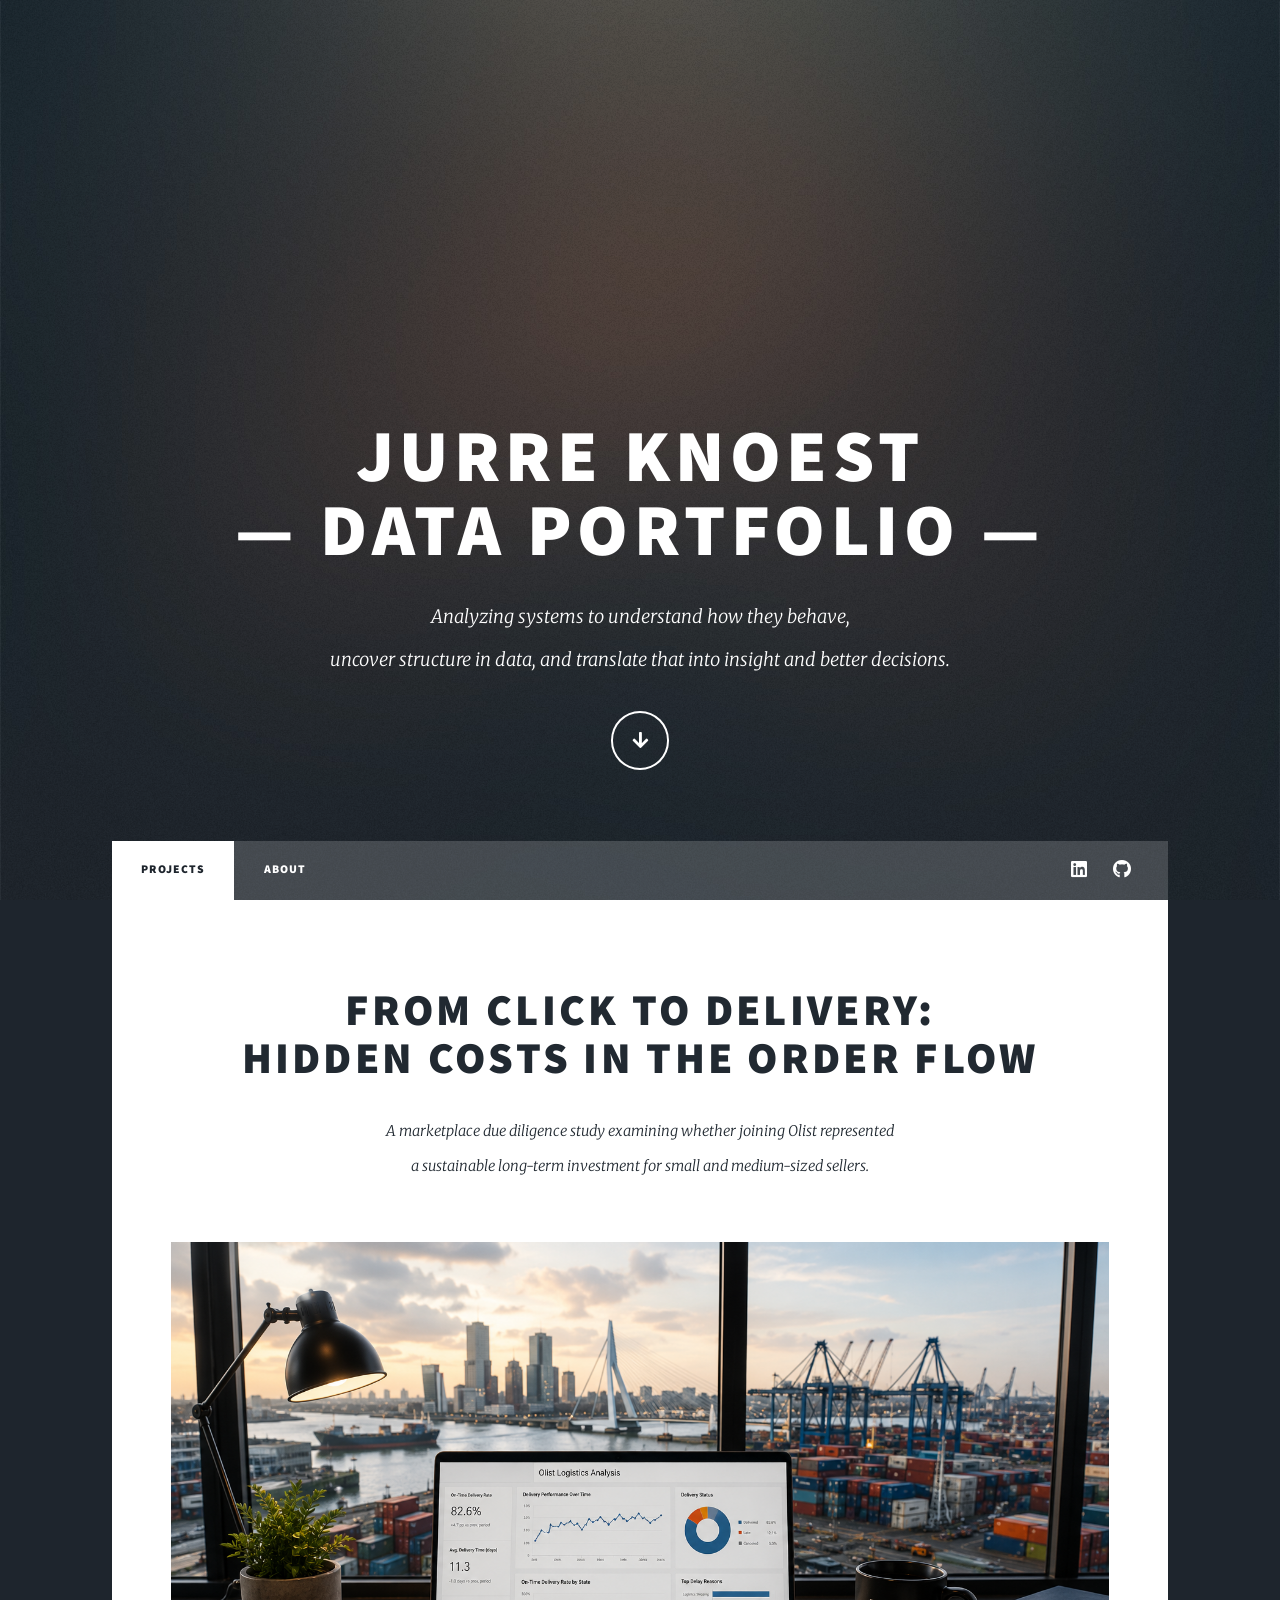
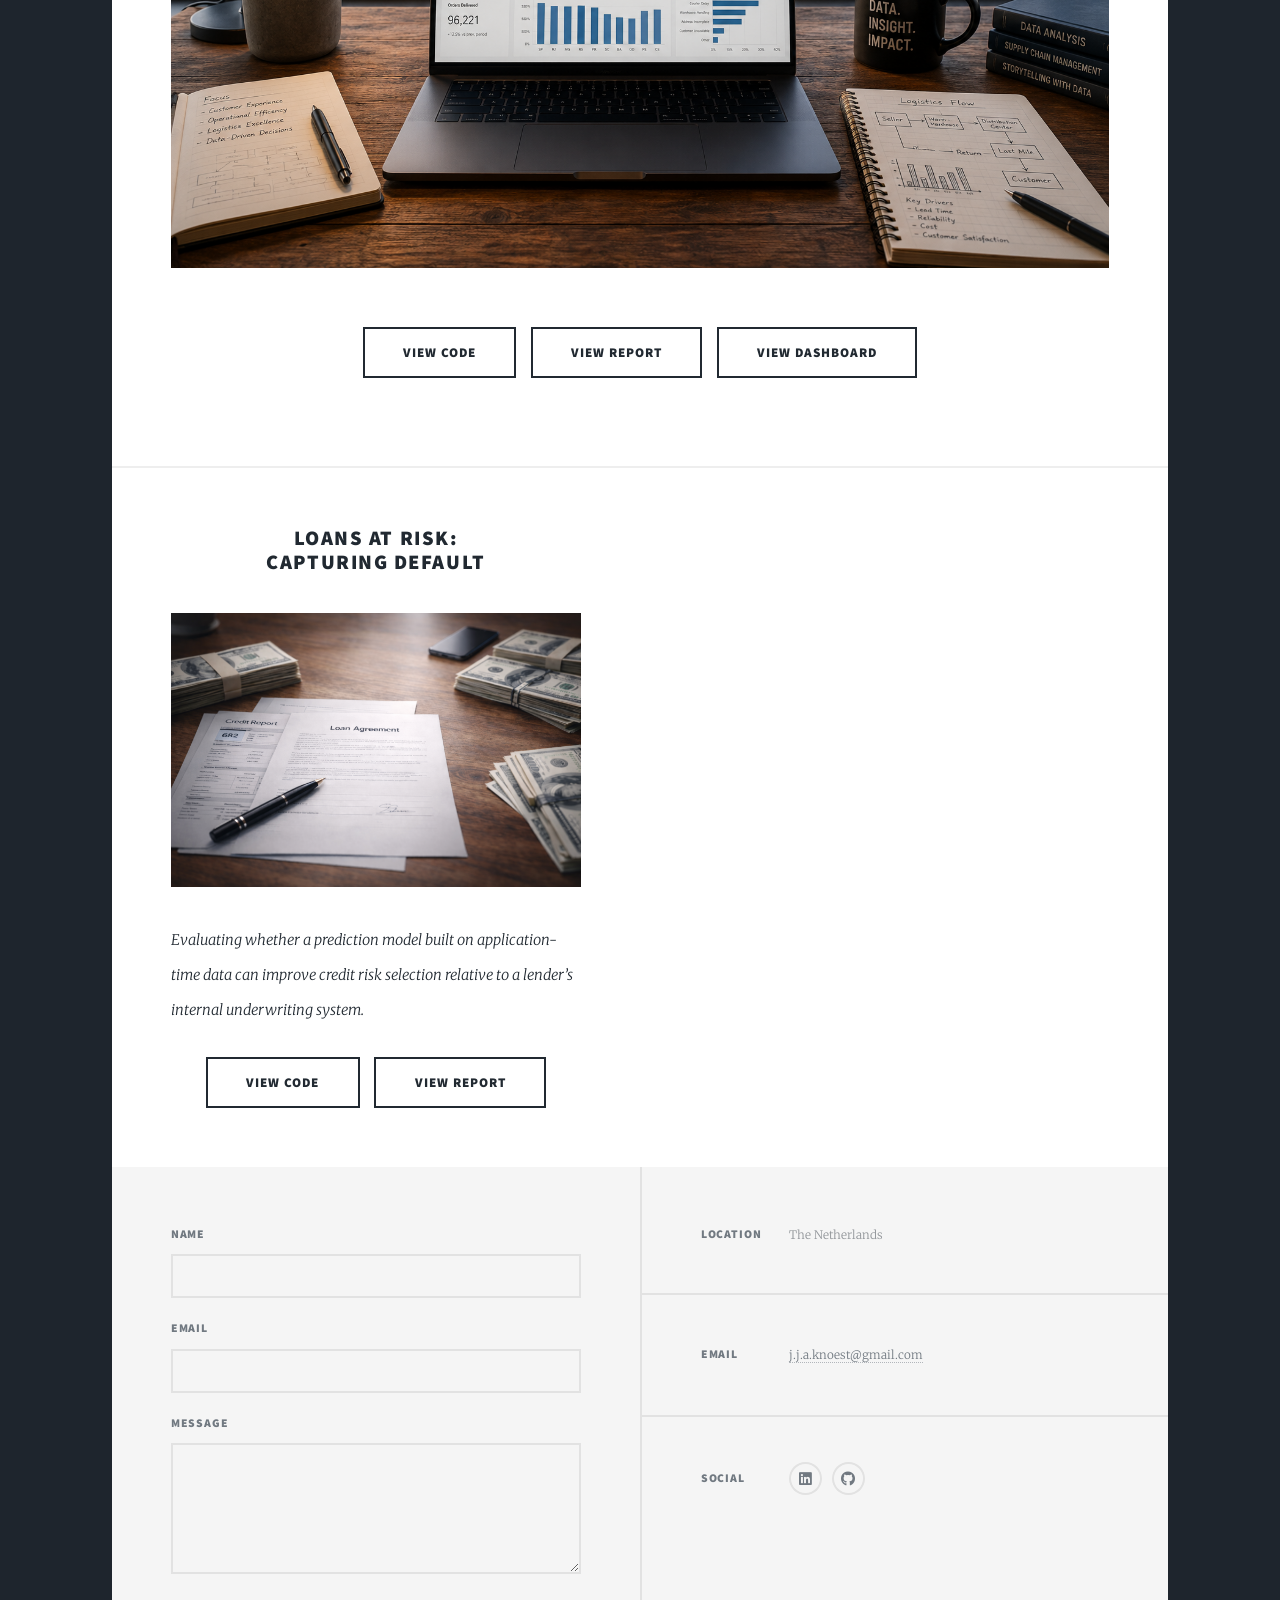
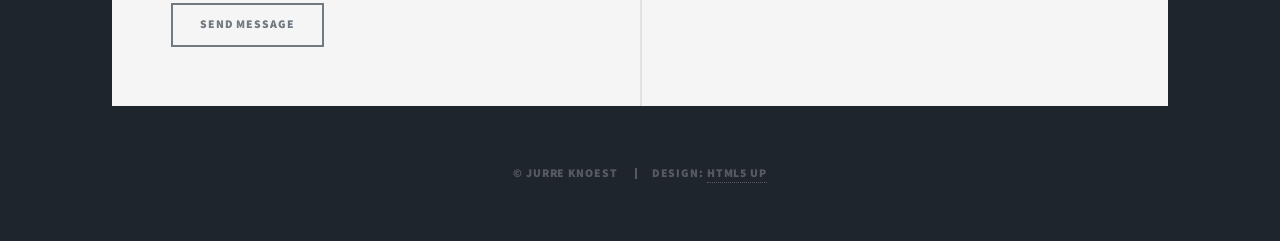
<file: index.html>
<!DOCTYPE HTML>
<!--
	Massively by HTML5 UP
	html5up.net | @ajlkn
	Free for personal and commercial use under the CCA 3.0 license (html5up.net/license)
-->
<html>
	<head>
		<title>Jurre Knoest Data Portfolio</title>
		<meta charset="utf-8" />
		<meta name="viewport" content="width=device-width, initial-scale=1, user-scalable=no" />
		<link rel="stylesheet" href="assets/css/main.css" />
		<noscript><link rel="stylesheet" href="assets/css/noscript.css" /></noscript>
	</head>
	<body class="is-preload">

		<!-- Wrapper -->
		<div id="wrapper" class="fade-in">

			<!-- Intro -->
			<div id="intro">
				<h1>Jurre Knoest<br />
				— Data Portfolio —</h1>
				<p>
					Analyzing systems to understand how they behave,<br />
					uncover structure in data, and translate that into insight and better decisions.
				</p>
				<ul class="actions">
					<li>
						<a href="#header" class="button icon solid solo fa-arrow-down scrolly">
							Continue
						</a>
					</li>
				</ul>
			</div>

			<!-- Header -->
			<header id="header">
				<a href="index.html" class="logo">Jurre Knoest</a>
			</header>

			<!-- Nav -->
			<nav id="nav">
				<ul class="links">
					<li class="active"><a href="index.html">Projects</a></li>
					<li><a href="generic.html">About</a></li>
				</ul>
				<ul class="icons">
					<li><a href="https://www.linkedin.com/in/jurre-knoest/" class="icon brands alt fa-linkedin"><span class="label">LinkedIn</span></a></li>
					<li><a href="https://github.com/Mister-Sippi" class="icon brands alt fa-github"><span class="label">GitHub</span></a></li>
				</ul>
			</nav>

			<!-- Main -->
			<div id="main">

				<!-- Featured Post -->
				<article class="post featured">
					<header class="major">
						<h2 class="olist-title"><a href="#">From Click to Delivery:<br />
						Hidden Costs in the Order Flow</a></h2>
						<p> <em></em>
							A marketplace due diligence study examining whether joining Olist represented <br /> a sustainable long-term
							investment for small and medium-sized sellers.
						</em></p>
					</header>
					<a href="#" class="image main">
						<img src="images/from_click_to_delivery.png" alt="From Click to Delivery project preview" />
					</a>
					<ul class="actions special">
						<li><a href="https://github.com/Mister-Sippi/from_click_to_delivery_hidden_costs_in_the_order_flow" class="button large">View Code</a></li>
						<li><a href="https://github.com/Mister-Sippi/from_click_to_delivery_hidden_costs_in_the_order_flow/blob/main/reports/from_click_to_delivery_hidden_costs_in_the_order_flow_report.pdf" class="button large">View Report</a></li>
						<li><a href="elements.html" class="button large">View Dashboard</a></li>
					</ul>
				</article>

				<!-- Posts -->
				<section class="posts">
					<article>
						<header>
							<h2><a href="#">Loans at Risk:<br />
							Capturing Default</a></h2>
						</header>
						<a href="#" class="image fit">
							<img src="images/loans_at_risk.png" alt="Loans at Risk project preview" />
						</a>
						<p><em>
							Evaluating whether a prediction model built on application-time data can improve credit risk selection relative to a lender’s internal underwriting system.
						</em></p>
						<ul class="actions special">
							<li>
								<a href="https://github.com/Mister-Sippi/loans-at-risk-capturing-default" class="button large">
									View Code
								</a>
							</li>
							<li>
								<a href="https://github.com/Mister-Sippi/loans-at-risk-capturing-default/blob/main/reports/loans_at_risk_capturing_default_report.pdf" class="button large">
									View Report
								</a>
							</li>
						</ul>
					</article>
				</section>

			</div>

			<!-- Footer -->
			<footer id="footer">
				<section>
					<form method="post" action="https://formspree.io/f/mnjedkdw">
						<div class="fields">
							<div class="field">
								<label for="name">Name</label>
								<input type="text" name="name" id="name" required />
							</div>
							<div class="field">
								<label for="email">Email</label>
								<input type="email" name="email" id="email" required />
							</div>
							<div class="field">
								<label for="message">Message</label>
								<textarea name="message" id="message" rows="3" required></textarea>
							</div>
						</div>
						<ul class="actions">
							<li><input type="submit" value="Send Message" /></li>
						</ul>
					</form>
				</section>

				<section class="split contact">
					<section class="alt">
						<h3>Location</h3>
						<p>The Netherlands</p>
					</section>

					<section>
						<h3>Email</h3>
						<p>
							<a href="mailto:j.j.a.knoest@gmail.com">
								j.j.a.knoest@gmail.com
							</a>
						</p>
					</section>

					<section>
						<h3>Social</h3>
						<ul class="icons alt">
							<li>
								<a href="https://www.linkedin.com/in/jurre-knoest/" class="icon brands alt fa-linkedin">
									<span class="label">LinkedIn</span>
								</a>
							</li>
							<li>
								<a href="https://github.com/Mister-Sippi" class="icon brands alt fa-github">
									<span class="label">GitHub</span>
								</a>
							</li>
						</ul>
					</section>
				</section>
			</footer>

			<!-- Copyright -->
			<div id="copyright">
				<ul>
					<li>&copy; Jurre Knoest</li>
					<li>Design: <a href="https://html5up.net">HTML5 UP</a></li>
				</ul>
			</div>

		</div>

		<!-- Scripts -->
		<script src="assets/js/jquery.min.js"></script>
		<script src="assets/js/jquery.scrollex.min.js"></script>
		<script src="assets/js/jquery.scrolly.min.js"></script>
		<script src="assets/js/browser.min.js"></script>
		<script src="assets/js/breakpoints.min.js"></script>
		<script src="assets/js/util.js"></script>
		<script src="assets/js/main.js"></script>

	</body>
</html>
</file>
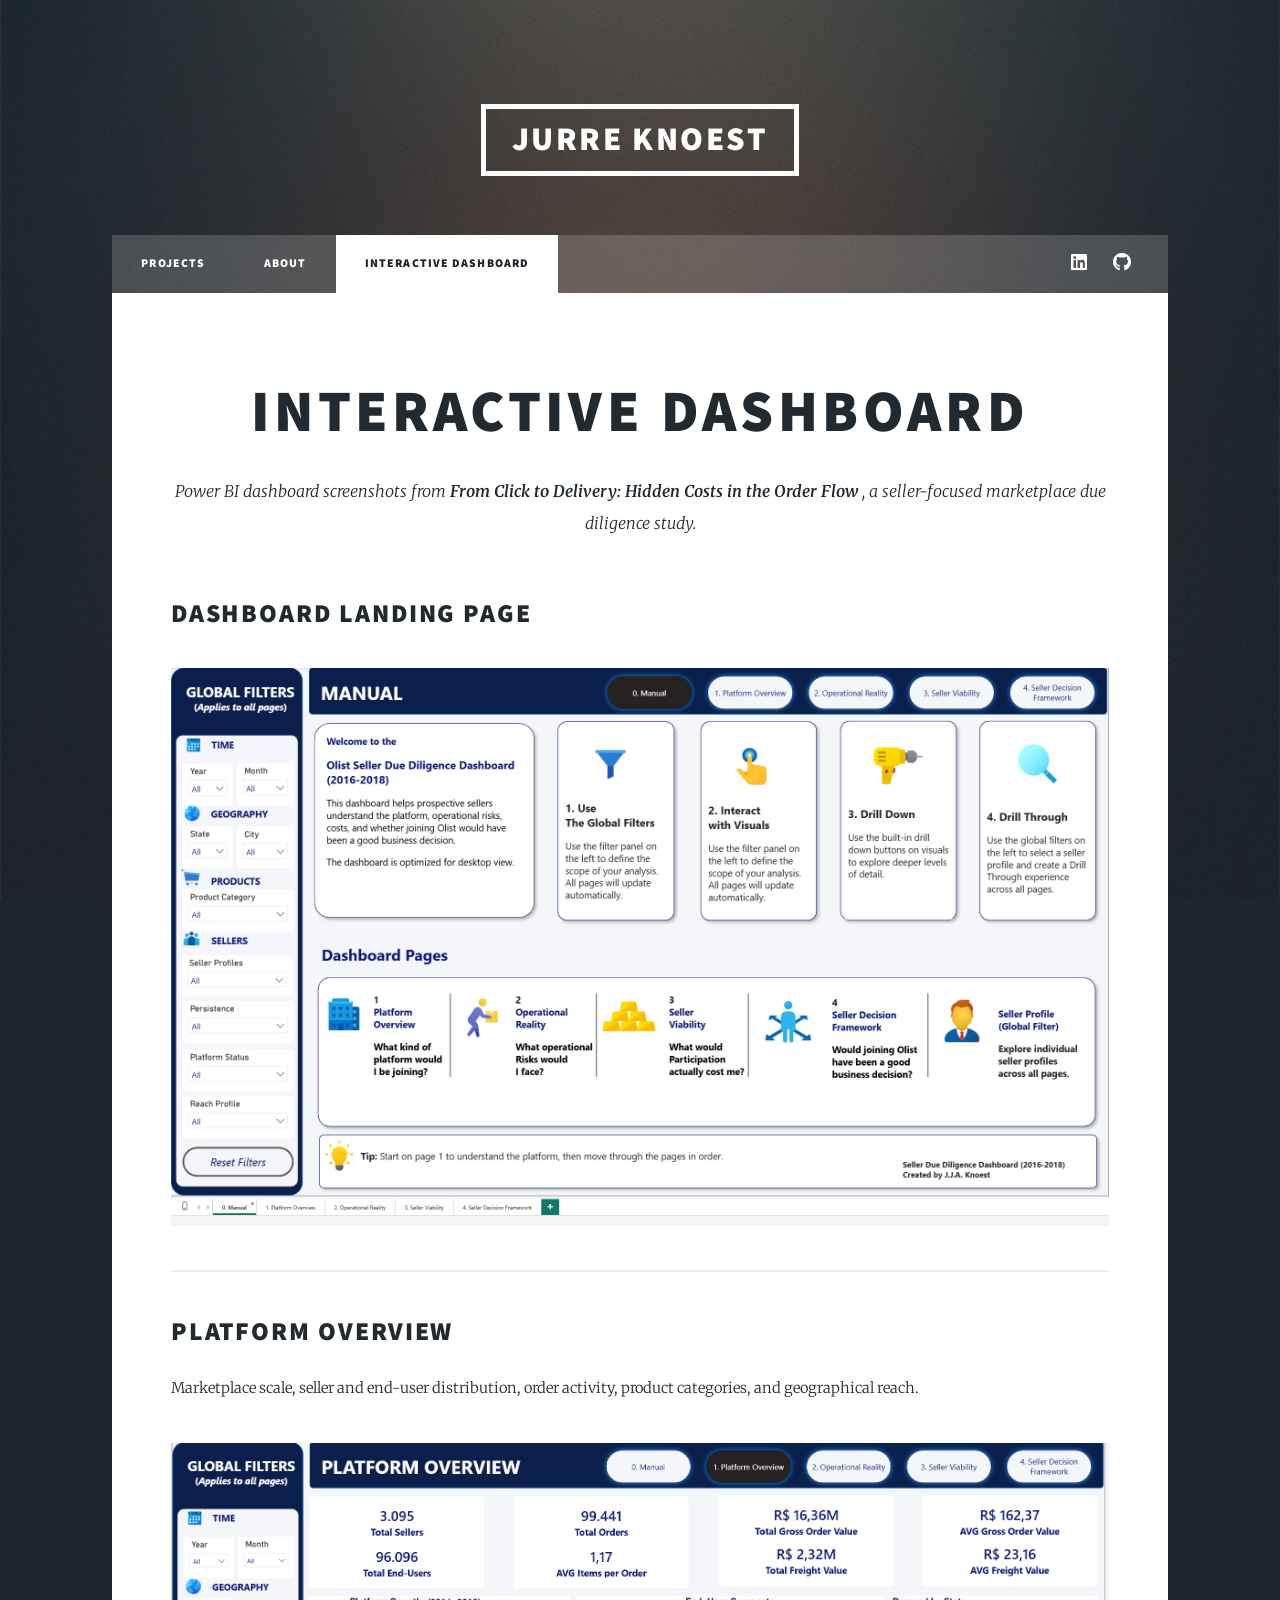
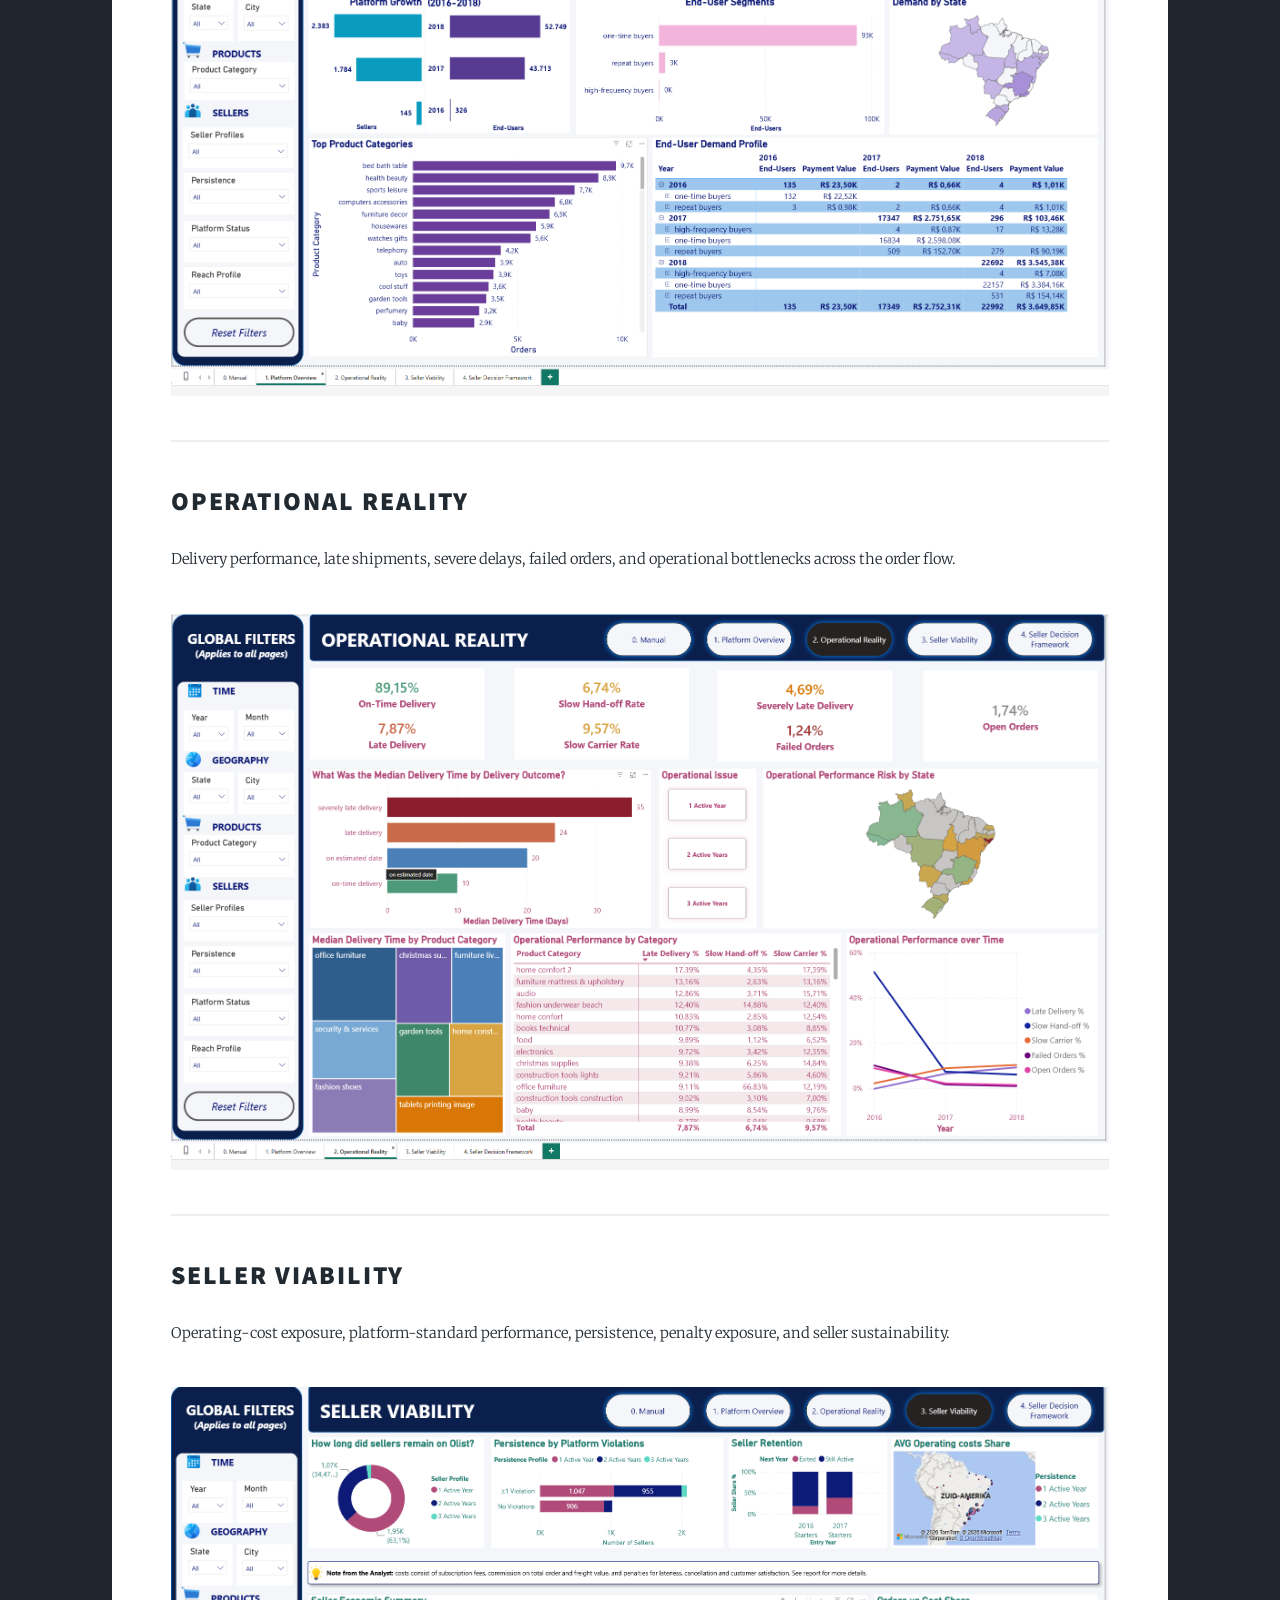
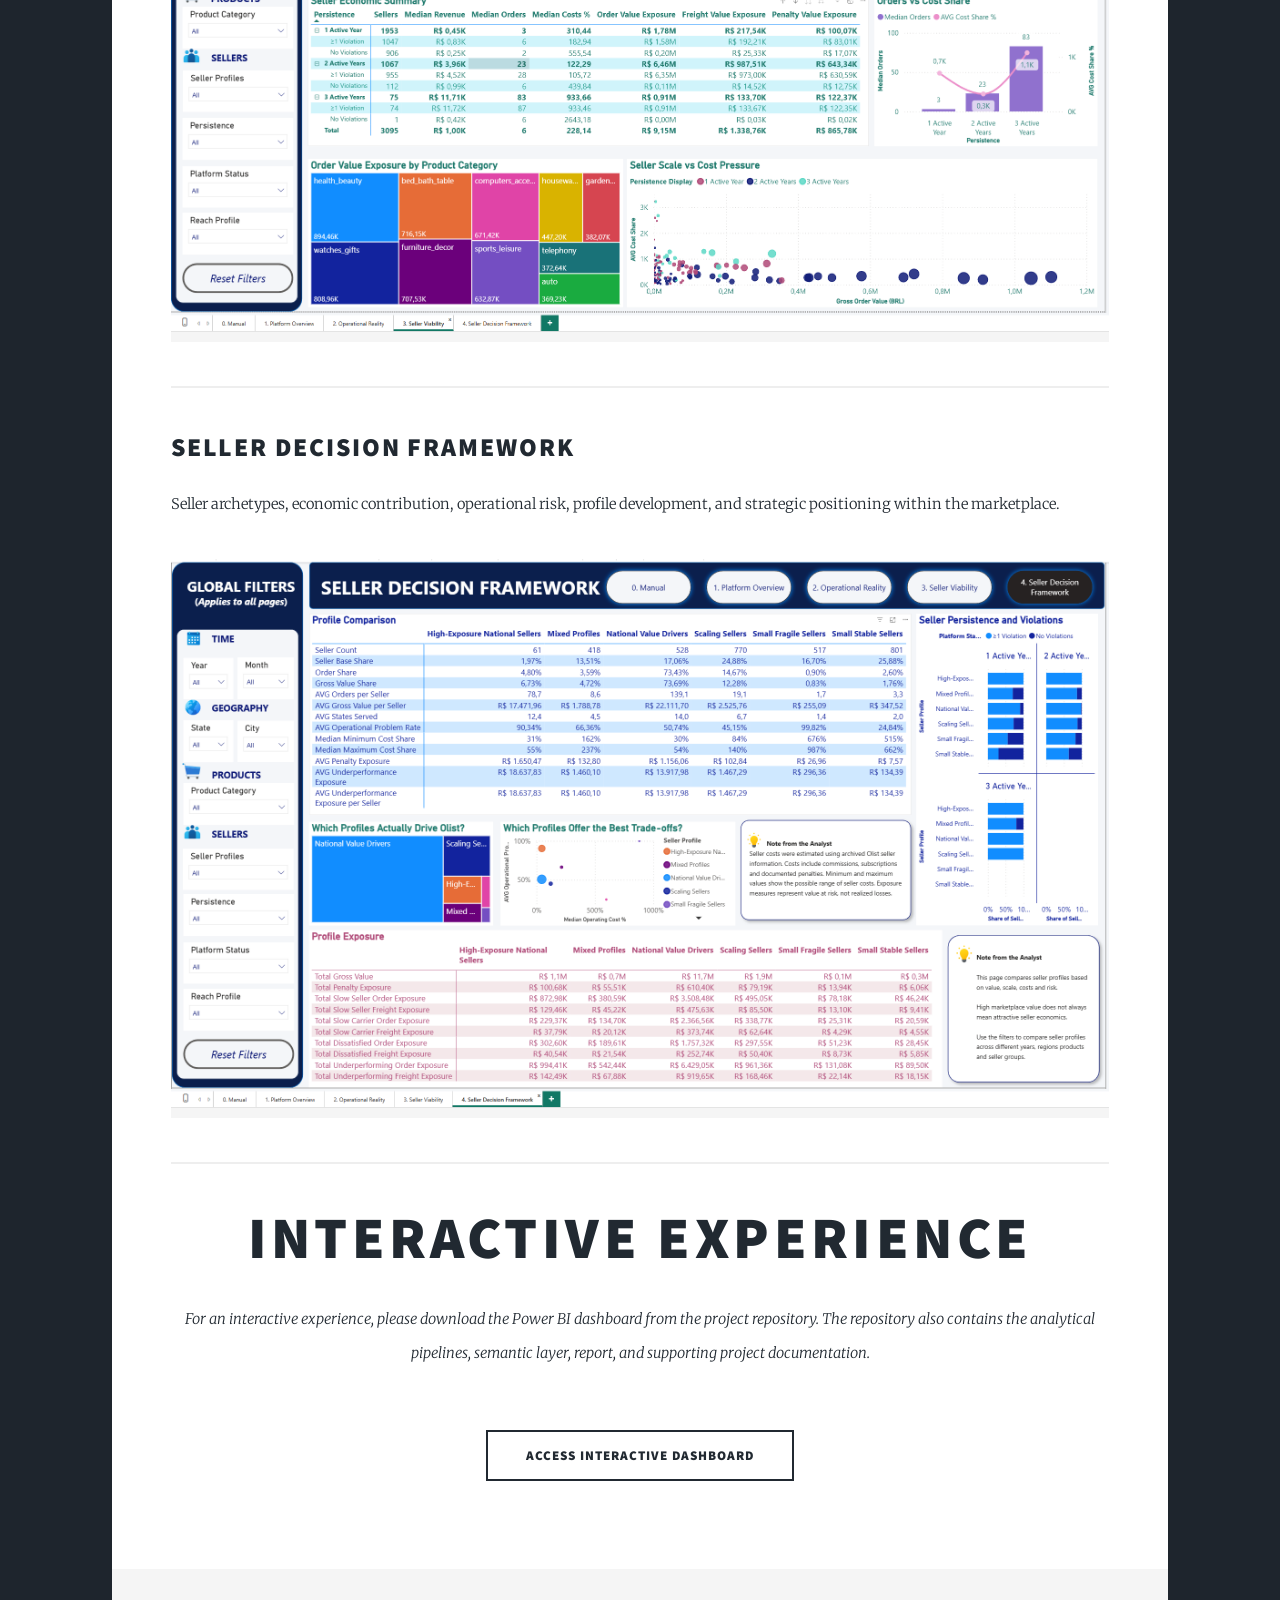
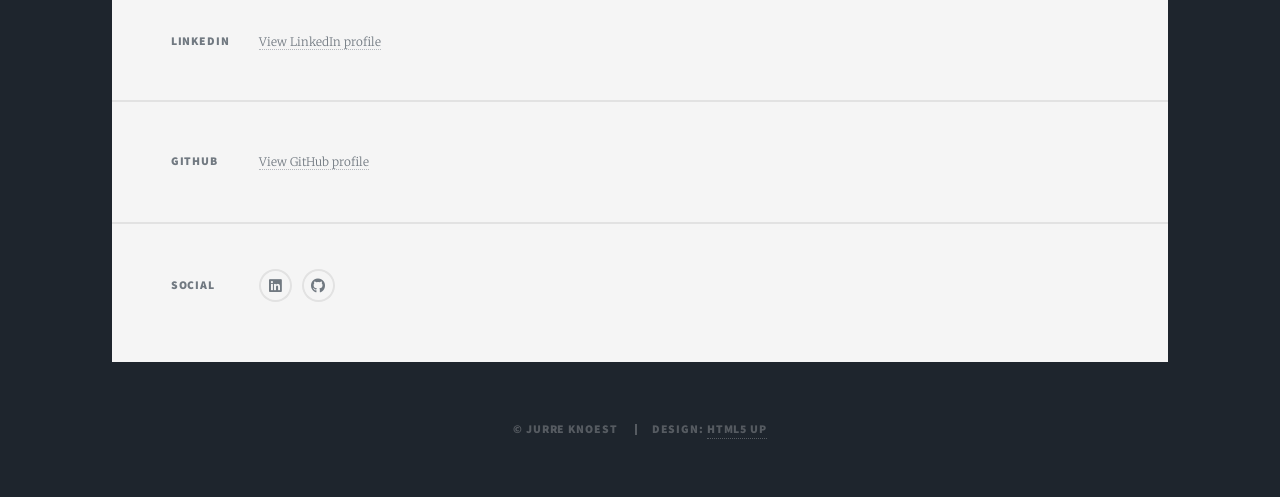
<file: elements.html>
<!DOCTYPE HTML>
<!--
	Massively by HTML5 UP
	html5up.net | @ajlkn
	Free for personal and commercial use under the CCA 3.0 license
	html5up.net/license
-->
<html lang="en">
	<head>
		<title>Interactive Dashboard | Jurre Knoest</title>
		<meta charset="utf-8" />
		<meta
			name="viewport"
			content="width=device-width, initial-scale=1, user-scalable=no"
		/>
		<meta
			name="description"
			content="Power BI dashboard screenshots from From Click to Delivery: Hidden Costs in the Order Flow, a seller-focused marketplace due diligence study."
		/>
		<link rel="stylesheet" href="assets/css/main.css" />
		<noscript>
			<link rel="stylesheet" href="assets/css/noscript.css" />
		</noscript>
	</head>

	<body class="is-preload">

		<!-- Wrapper -->
		<div id="wrapper">

			<!-- Header -->
			<header id="header">
				<a href="index.html" class="logo">Jurre Knoest</a>
			</header>

			<!-- Navigation -->
			<nav id="nav">
				<ul class="links">
					<li>
						<a href="index.html">Projects</a>
					</li>
					<li>
						<a href="generic.html">About</a>
					</li>
					<li class="active">
						<a href="elements.html">Interactive Dashboard</a>
					</li>
				</ul>

				<ul class="icons">
					<li>
						<a
							href="https://www.linkedin.com/in/jurre-knoest/"
							class="icon brands fa-linkedin"
							target="_blank"
							rel="noopener noreferrer"
						>
							<span class="label">LinkedIn</span>
						</a>
					</li>

					<li>
						<a
							href="https://github.com/Mister-Sippi"
							class="icon brands fa-github"
							target="_blank"
							rel="noopener noreferrer"
						>
							<span class="label">GitHub</span>
						</a>
					</li>
				</ul>
			</nav>

			<!-- Main -->
			<div id="main">

				<section class="post">

					<header class="major">
						<h1>Interactive Dashboard</h1>
						<p>
							Power BI dashboard screenshots from
							<strong>
								From Click to Delivery: Hidden Costs in the Order Flow
							</strong>,
							a seller-focused marketplace due diligence study.
						</p>
					</header>

					<h2>Dashboard Landing Page</h2>

					<span class="image fit">
						<img
							src="images/dashbaord_page_0_manual.png"
							alt="Landing page of the From Click to Delivery Power BI dashboard"
						/>
					</span>

					<hr />

					<h2>Platform Overview</h2>

					<p>
						Marketplace scale, seller and end-user distribution,
						order activity, product categories, and geographical reach.
					</p>

					<span class="image fit">
						<img
							src="images/dashboard_page_1_platform_overview.png"
							alt="Platform Overview page of the Power BI dashboard"
						/>
					</span>

					<hr />

					<h2>Operational Reality</h2>

					<p>
						Delivery performance, late shipments, severe delays,
						failed orders, and operational bottlenecks across the
						order flow.
					</p>

					<span class="image fit">
						<img
							src="images/dashboard_page_2_operational_reality.png"
							alt="Operational Reality page of the Power BI dashboard"
						/>
					</span>

					<hr />

					<h2>Seller Viability</h2>

					<p>
						Operating-cost exposure, platform-standard performance,
						persistence, penalty exposure, and seller sustainability.
					</p>

					<span class="image fit">
						<img
							src="images/dashboard_page_3_seller_viability.png"
							alt="Seller Viability page of the Power BI dashboard"
						/>
					</span>

					<hr />

					<h2>Seller Decision Framework</h2>

					<p>
						Seller archetypes, economic contribution, operational risk,
						profile development, and strategic positioning within the
						marketplace.
					</p>

					<span class="image fit">
						<img
							src="images/dashboard_page_4_seller_decision_framework.png"
							alt="Seller Decision Framework page of the Power BI dashboard"
						/>
					</span>

					<hr />

					<header class="major">
						<h2>Interactive Experience</h2>

						<p>
							For an interactive experience, please download the
							Power BI dashboard from the project repository.
							The repository also contains the analytical pipelines,
							semantic layer, report, and supporting project
							documentation.
						</p>
					</header>

					<ul class="actions special">
						<li>
							<a
								href="https://github.com/Mister-Sippi/from_click_to_delivery_hidden_costs_in_the_order_flow/tree/main/bi"
								class="button large"
								target="_blank"
								rel="noopener noreferrer"
							>
								Access Interactive Dashboard
							</a>
						</li>
					</ul>

				</section>

			</div>

			<!-- Footer -->
			<footer id="footer">
				<section class="split contact">

					<section>
						<h3>LinkedIn</h3>
						<p>
							<a
								href="https://www.linkedin.com/in/jurre-knoest/"
								target="_blank"
								rel="noopener noreferrer"
							>
								View LinkedIn profile
							</a>
						</p>
					</section>

					<section>
						<h3>GitHub</h3>
						<p>
							<a
								href="https://github.com/Mister-Sippi"
								target="_blank"
								rel="noopener noreferrer"
							>
								View GitHub profile
							</a>
						</p>
					</section>

					<section>
						<h3>Social</h3>

						<ul class="icons alt">
							<li>
								<a
									href="https://www.linkedin.com/in/jurre-knoest/"
									class="icon brands alt fa-linkedin"
									target="_blank"
									rel="noopener noreferrer"
								>
									<span class="label">LinkedIn</span>
								</a>
							</li>

							<li>
								<a
									href="https://github.com/Mister-Sippi"
									class="icon brands alt fa-github"
									target="_blank"
									rel="noopener noreferrer"
								>
									<span class="label">GitHub</span>
								</a>
							</li>
						</ul>
					</section>

				</section>
			</footer>

			<!-- Copyright -->
			<div id="copyright">
				<ul>
					<li>&copy; Jurre Knoest</li>
					<li>
						Design:
						<a href="https://html5up.net">HTML5 UP</a>
					</li>
				</ul>
			</div>

		</div>

		<!-- Scripts -->
		<script src="assets/js/jquery.min.js"></script>
		<script src="assets/js/jquery.scrollex.min.js"></script>
		<script src="assets/js/jquery.scrolly.min.js"></script>
		<script src="assets/js/browser.min.js"></script>
		<script src="assets/js/breakpoints.min.js"></script>
		<script src="assets/js/util.js"></script>
		<script src="assets/js/main.js"></script>

	</body>
</html>
</file>
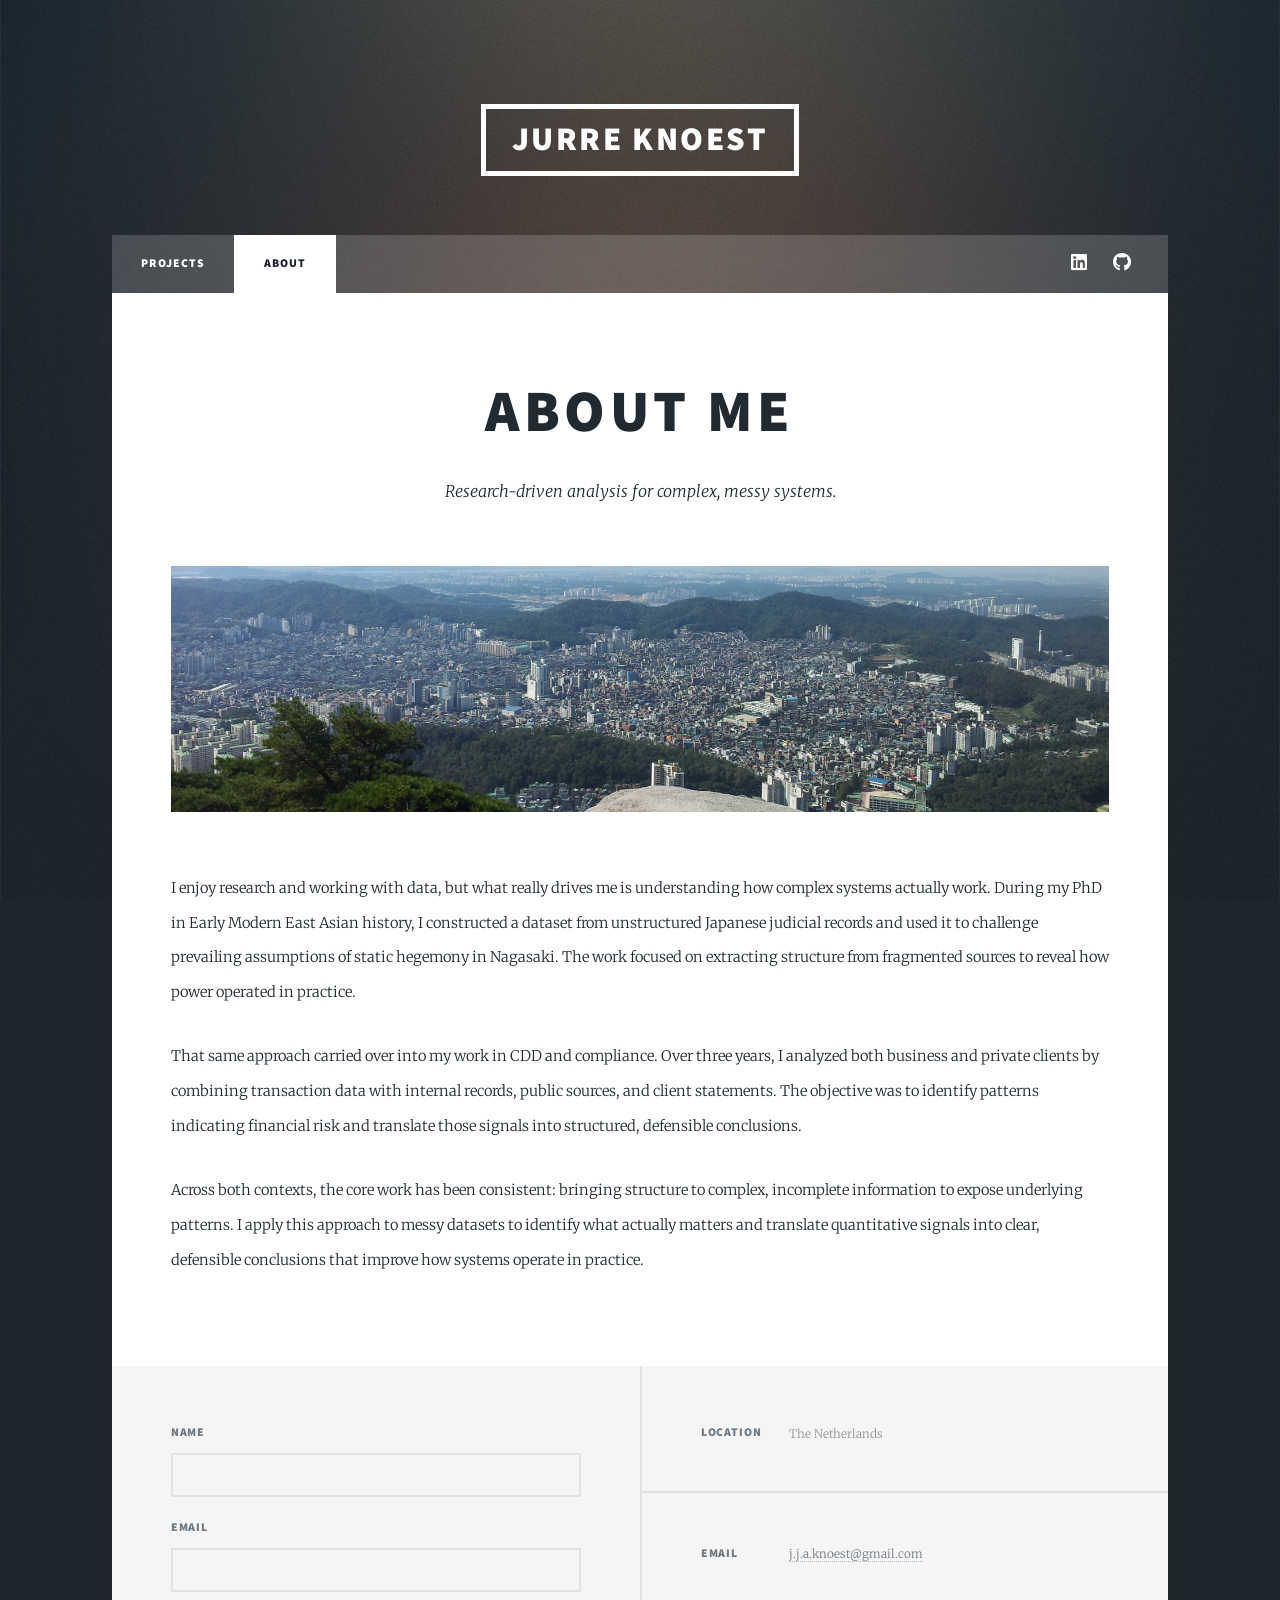
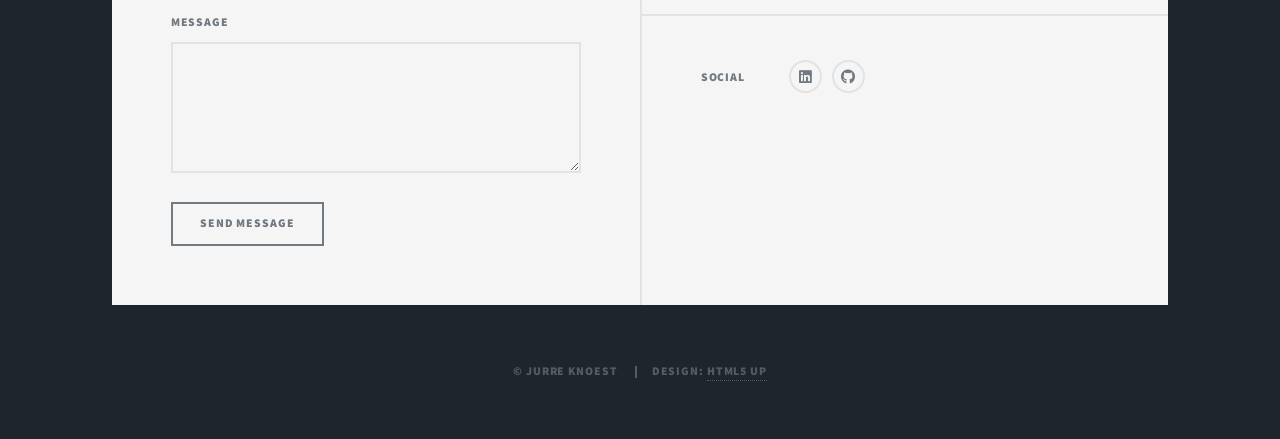
<file: generic.html>
<!DOCTYPE HTML>
<html>
	<head>
		<title>About | Jurre Knoest Data Portfolio</title>
		<meta charset="utf-8" />
		<meta name="viewport" content="width=device-width, initial-scale=1, user-scalable=no" />
		<link rel="stylesheet" href="assets/css/main.css" />
		<noscript><link rel="stylesheet" href="assets/css/noscript.css" /></noscript>
	</head>
	<body class="is-preload">

		<div id="wrapper">

			<header id="header">
				<a href="index.html" class="logo">Jurre Knoest</a>
			</header>

			<nav id="nav">
				<ul class="links">
					<li><a href="index.html">Projects</a></li>
					<li class="active"><a href="generic.html">About</a></li>
				</ul>
				<ul class="icons">
					<li><a href="https://www.linkedin.com/in/jurre-knoest/" class="icon brands alt fa-linkedin"><span class="label">LinkedIn</span></a></li>
					<li><a href="https://github.com/Mister-Sippi" class="icon brands alt fa-github"><span class="label">GitHub</span></a></li>
				</ul>
			</nav>

			<div id="main">

				<section class="post">
					<header class="major">
						<h1>About Me</h1>
						<p>Research-driven analysis for complex, messy systems.</p>
					</header>

					<div class="image main">
						<img src="images/Seoul.jpg" alt="About page visual" />
					</div>

					<p>
						I enjoy research and working with data, but what really drives me is understanding how complex systems actually work. During my PhD in Early Modern East Asian history, I constructed a dataset from unstructured Japanese judicial records and used it to challenge prevailing assumptions of static hegemony in Nagasaki. The work focused on extracting structure from fragmented sources to reveal how power operated in practice.
					</p>

					<p>
						That same approach carried over into my work in CDD and compliance. Over three years, I analyzed both business and private clients by combining transaction data with internal records, public sources, and client statements. The objective was to identify patterns indicating financial risk and translate those signals into structured, defensible conclusions.
					</p>

					<p>
						Across both contexts, the core work has been consistent: bringing structure to complex, incomplete information to expose underlying patterns. I apply this approach to messy datasets to identify what actually matters and translate quantitative signals into clear, defensible conclusions that improve how systems operate in practice.
					</p>
				</section>

			</div>

			<!-- Footer (unchanged) -->
			<footer id="footer">
				<section>
					<form method="post" action="#">
						<div class="fields">
							<div class="field">
								<label for="name">Name</label>
								<input type="text" name="name" id="name" />
							</div>
							<div class="field">
								<label for="email">Email</label>
								<input type="text" name="email" id="email" />
							</div>
							<div class="field">
								<label for="message">Message</label>
								<textarea name="message" id="message" rows="3"></textarea>
							</div>
						</div>
						<ul class="actions">
							<li><input type="submit" value="Send Message" /></li>
						</ul>
					</form>
				</section>
				<section class="split contact">
					<section class="alt">
						<h3>Location</h3>
						<p>The Netherlands</p>
					</section>
					<section>
						<h3>Email</h3>
						<p><a href="mailto:j.j.a.knoest@gmail.com">j.j.a.knoest@gmail.com</a></p>
					</section>
					<section>
						<h3>Social</h3>
						<ul class="icons alt">
							<li><a href="https://www.linkedin.com/in/jurre-knoest/" class="icon brands alt fa-linkedin"><span class="label">LinkedIn</span></a></li>
							<li><a href="https://github.com/Mister-Sippi" class="icon brands alt fa-github"><span class="label">GitHub</span></a></li>
						</ul>
					</section>
				</section>
			</footer>

			<div id="copyright">
				<ul>
					<li>&copy; Jurre Knoest</li>
					<li>Design: <a href="https://html5up.net">HTML5 UP</a></li>
				</ul>
			</div>

		</div>

		<script src="assets/js/jquery.min.js"></script>
		<script src="assets/js/jquery.scrollex.min.js"></script>
		<script src="assets/js/jquery.scrolly.min.js"></script>
		<script src="assets/js/browser.min.js"></script>
		<script src="assets/js/breakpoints.min.js"></script>
		<script src="assets/js/util.js"></script>
		<script src="assets/js/main.js"></script>

	</body>
</html>
</file>
<file: assets/css/main.css>
@import url(fontawesome-all.min.css);
@import url("https://fonts.googleapis.com/css?family=Merriweather:300,700,300italic,700italic|Source+Sans+Pro:900");

/*
	Massively by HTML5 UP
	html5up.net | @ajlkn
	Free for personal and commercial use under the CCA 3.0 license (html5up.net/license)
*/

html, body, div, span, applet, object,
iframe, h1, h2, h3, h4, h5, h6, p, blockquote,
pre, a, abbr, acronym, address, big, cite,
code, del, dfn, em, img, ins, kbd, q, s, samp,
small, strike, strong, sub, sup, tt, var, b,
u, i, center, dl, dt, dd, ol, ul, li, fieldset,
form, label, legend, table, caption, tbody,
tfoot, thead, tr, th, td, article, aside,
canvas, details, embed, figure, figcaption,
footer, header, hgroup, menu, nav, output, ruby,
section, summary, time, mark, audio, video {
	margin: 0;
	padding: 0;
	border: 0;
	font-size: 100%;
	font: inherit;
	vertical-align: baseline;}

article, aside, details, figcaption, figure,
footer, header, hgroup, menu, nav, section {
	display: block;}

body {
	line-height: 1;
}

ol, ul {
	list-style: none;
}

blockquote, q {
	quotes: none;
}

	blockquote:before, blockquote:after, q:before, q:after {
		content: '';
		content: none;
	}

table {
	border-collapse: collapse;
	border-spacing: 0;
}

body {
	-webkit-text-size-adjust: none;
}

mark {
	background-color: transparent;
	color: inherit;
}

input::-moz-focus-inner {
	border: 0;
	padding: 0;
}

input, select, textarea {
	-moz-appearance: none;
	-webkit-appearance: none;
	-ms-appearance: none;
	appearance: none;
}

/* Basic */

	@-ms-viewport {
		width: device-width;
	}

	body {
		-ms-overflow-style: scrollbar;
	}

	@media screen and (max-width: 480px) {

		html, body {
			min-width: 320px;
		}

	}

	html {
		box-sizing: border-box;
	}

	*, *:before, *:after {
		box-sizing: inherit;
	}

	body {
		background-color: #1e252d;
	}

		body.is-preload *, body.is-preload *:before, body.is-preload *:after {
			-moz-animation: none !important;
			-webkit-animation: none !important;
			-ms-animation: none !important;
			animation: none !important;
			-moz-transition: none !important;
			-webkit-transition: none !important;
			-ms-transition: none !important;
			transition: none !important;
		}

/* Type */

	html {
		font-size: 16pt;
	}

		@media screen and (max-width: 1680px) {

			html {
				font-size: 12pt;
			}

		}

		@media screen and (max-width: 1280px) {

			html {
				font-size: 11pt;
			}

		}

		@media screen and (max-width: 360px) {

			html {
				font-size: 10pt;
			}

		}

	body {
		color: #212931;
	}

	body, input, select, textarea {
		font-family: "Merriweather", Georgia, serif;
		font-weight: 300;
		font-size: 1rem;
		line-height: 2.375;
	}

	a {
		-moz-transition: color 0.2s ease-in-out, background-color 0.2s ease-in-out, border-color 0.2s ease-in-out, box-shadow 0.2s ease-in-out;
		-webkit-transition: color 0.2s ease-in-out, background-color 0.2s ease-in-out, border-color 0.2s ease-in-out, box-shadow 0.2s ease-in-out;
		-ms-transition: color 0.2s ease-in-out, background-color 0.2s ease-in-out, border-color 0.2s ease-in-out, box-shadow 0.2s ease-in-out;
		transition: color 0.2s ease-in-out, background-color 0.2s ease-in-out, border-color 0.2s ease-in-out, box-shadow 0.2s ease-in-out;
		border-bottom: dotted 1px;
		text-decoration: none;
	}

		a:hover {
			border-bottom-color: transparent;
		}

	strong, b {
		font-weight: 600;
	}

	em, i {
		font-style: italic;
	}

	p {
		text-align: left;
		margin: 0 0 2rem 0;
	}

	h1, h2, h3, h4, h5, h6 {
		font-family: "Source Sans Pro", Helvetica, sans-serif;
		font-weight: 900;
		line-height: 1.5;
		letter-spacing: 0.075em;
		text-transform: uppercase;
		margin: 0 0 1rem 0;
	}

		h1 a, h2 a, h3 a, h4 a, h5 a, h6 a {
			border-bottom: 0;
			color: inherit;
			text-decoration: none;
		}

	h1 {
		font-size: 4rem;
		line-height: 1.1;
		margin: 0 0 2rem 0;
	}

	h2 {
		font-size: 1.75rem;
		line-height: 1.3;
		margin: 0 0 1.5rem 0;
	}

	h3 {
		font-size: 1.25rem;
		margin: 0 0 1.5rem 0;
	}

	h4 {
		font-size: 1rem;
	}

	h5 {
		font-size: 0.9rem;
	}

	h6 {
		font-size: 0.8rem;
	}

	sub {
		font-size: 0.8rem;
		position: relative;
		top: 0.5rem;
	}

	sup {
		font-size: 0.8rem;
		position: relative;
		top: -0.5rem;
	}

	blockquote {
		border-left: solid 4px;
		font-style: italic;
		margin: 0 0 2rem 0;
		padding: 0.5rem 0 0.5rem 2rem;
	}

	code {
		border: solid 2px;
		font-family: "Courier New", monospace;
		font-size: 0.9rem;
		margin: 0 0.25rem;
		padding: 0.25rem 0.65rem;
	}

	pre {
		-webkit-overflow-scrolling: touch;
		font-family: "Courier New", monospace;
		font-size: 0.9rem;
		margin: 0 0 2rem 0;
	}

		pre code {
			display: block;
			line-height: 1.75;
			padding: 1rem 1.5rem;
			overflow-x: auto;
		}

	hr {
		border: 0;
		border-bottom: solid 2px;
		margin: 3rem 0;
	}

		hr.major {
			margin: 5rem 0;
		}

	.align-left {
		text-align: left;
	}

	.align-center {
		text-align: center;
	}

	.align-right {
		text-align: right;
	}

	input, select, textarea {
		color: #212931;
	}

	a {
		color: #212931;
		border-bottom-color: rgba(33, 41, 49, 0.5);
	}

		a:hover {
			border-bottom-color: transparent;
			color: #18bfef !important;
		}

	strong, b {
		color: #212931;
	}

	h1, h2, h3, h4, h5, h6 {
		color: #212931;
	}

	blockquote {
		border-left-color: #eeeeee;
	}

	code {
		background: rgba(220, 220, 220, 0.25);
		border-color: #eeeeee;
	}

	hr {
		border-bottom-color: #eeeeee;
	}

/* Row */

	.row {
		display: flex;
		flex-wrap: wrap;
		box-sizing: border-box;
		align-items: stretch;
	}

		.row > * {
			box-sizing: border-box;
		}

		.row.gtr-uniform > * > :last-child {
			margin-bottom: 0;
		}

		.row.aln-left {
			justify-content: flex-start;
		}

		.row.aln-center {
			justify-content: center;
		}

		.row.aln-right {
			justify-content: flex-end;
		}

		.row.aln-top {
			align-items: flex-start;
		}

		.row.aln-middle {
			align-items: center;
		}

		.row.aln-bottom {
			align-items: flex-end;
		}

		.row > .imp {
			order: -1;
		}

		.row > .col-1 {
			width: 8.33333%;
		}

		.row > .off-1 {
			margin-left: 8.33333%;
		}

		.row > .col-2 {
			width: 16.66667%;
		}

		.row > .off-2 {
			margin-left: 16.66667%;
		}

		.row > .col-3 {
			width: 25%;
		}

		.row > .off-3 {
			margin-left: 25%;
		}

		.row > .col-4 {
			width: 33.33333%;
		}

		.row > .off-4 {
			margin-left: 33.33333%;
		}

		.row > .col-5 {
			width: 41.66667%;
		}

		.row > .off-5 {
			margin-left: 41.66667%;
		}

		.row > .col-6 {
			width: 50%;
		}

		.row > .off-6 {
			margin-left: 50%;
		}

		.row > .col-7 {
			width: 58.33333%;
		}

		.row > .off-7 {
			margin-left: 58.33333%;
		}

		.row > .col-8 {
			width: 66.66667%;
		}

		.row > .off-8 {
			margin-left: 66.66667%;
		}

		.row > .col-9 {
			width: 75%;
		}

		.row > .off-9 {
			margin-left: 75%;
		}

		.row > .col-10 {
			width: 83.33333%;
		}

		.row > .off-10 {
			margin-left: 83.33333%;
		}

		.row > .col-11 {
			width: 91.66667%;
		}

		.row > .off-11 {
			margin-left: 91.66667%;
		}

		.row > .col-12 {
			width: 100%;
		}

		.row > .off-12 {
			margin-left: 100%;
		}

		.row.gtr-0 {
			margin-top: 0;
			margin-left: 0rem;
		}

			.row.gtr-0 > * {
				padding: 0 0 0 0rem;
			}

			.row.gtr-0.gtr-uniform {
				margin-top: 0rem;
			}

				.row.gtr-0.gtr-uniform > * {
					padding-top: 0rem;
				}

		.row.gtr-25 {
			margin-top: 0;
			margin-left: -0.375rem;
		}

			.row.gtr-25 > * {
				padding: 0 0 0 0.375rem;
			}

			.row.gtr-25.gtr-uniform {
				margin-top: -0.375rem;
			}

				.row.gtr-25.gtr-uniform > * {
					padding-top: 0.375rem;
				}

		.row.gtr-50 {
			margin-top: 0;
			margin-left: -0.75rem;
		}

			.row.gtr-50 > * {
				padding: 0 0 0 0.75rem;
			}

			.row.gtr-50.gtr-uniform {
				margin-top: -0.75rem;
			}

				.row.gtr-50.gtr-uniform > * {
					padding-top: 0.75rem;
				}

		.row {
			margin-top: 0;
			margin-left: -1.5rem;
		}

			.row > * {
				padding: 0 0 0 1.5rem;
			}

			.row.gtr-uniform {
				margin-top: -1.5rem;
			}

				.row.gtr-uniform > * {
					padding-top: 1.5rem;
				}

		.row.gtr-150 {
			margin-top: 0;
			margin-left: -2.25rem;
		}

			.row.gtr-150 > * {
				padding: 0 0 0 2.25rem;
			}

			.row.gtr-150.gtr-uniform {
				margin-top: -2.25rem;
			}

				.row.gtr-150.gtr-uniform > * {
					padding-top: 2.25rem;
				}

		.row.gtr-200 {
			margin-top: 0;
			margin-left: -3rem;
		}

			.row.gtr-200 > * {
				padding: 0 0 0 3rem;
			}

			.row.gtr-200.gtr-uniform {
				margin-top: -3rem;
			}

				.row.gtr-200.gtr-uniform > * {
					padding-top: 3rem;
				}

		@media screen and (max-width: 1680px) {

			.row {
				display: flex;
				flex-wrap: wrap;
				box-sizing: border-box;
				align-items: stretch;
			}

				.row > * {
					box-sizing: border-box;
				}

				.row.gtr-uniform > * > :last-child {
					margin-bottom: 0;
				}

				.row.aln-left {
					justify-content: flex-start;
				}

				.row.aln-center {
					justify-content: center;
				}

				.row.aln-right {
					justify-content: flex-end;
				}

				.row.aln-top {
					align-items: flex-start;
				}

				.row.aln-middle {
					align-items: center;
				}

				.row.aln-bottom {
					align-items: flex-end;
				}

				.row > .imp-xlarge {
					order: -1;
				}

				.row > .col-1-xlarge {
					width: 8.33333%;
				}

				.row > .off-1-xlarge {
					margin-left: 8.33333%;
				}

				.row > .col-2-xlarge {
					width: 16.66667%;
				}

				.row > .off-2-xlarge {
					margin-left: 16.66667%;
				}

				.row > .col-3-xlarge {
					width: 25%;
				}

				.row > .off-3-xlarge {
					margin-left: 25%;
				}

				.row > .col-4-xlarge {
					width: 33.33333%;
				}

				.row > .off-4-xlarge {
					margin-left: 33.33333%;
				}

				.row > .col-5-xlarge {
					width: 41.66667%;
				}

				.row > .off-5-xlarge {
					margin-left: 41.66667%;
				}

				.row > .col-6-xlarge {
					width: 50%;
				}

				.row > .off-6-xlarge {
					margin-left: 50%;
				}

				.row > .col-7-xlarge {
					width: 58.33333%;
				}

				.row > .off-7-xlarge {
					margin-left: 58.33333%;
				}

				.row > .col-8-xlarge {
					width: 66.66667%;
				}

				.row > .off-8-xlarge {
					margin-left: 66.66667%;
				}

				.row > .col-9-xlarge {
					width: 75%;
				}

				.row > .off-9-xlarge {
					margin-left: 75%;
				}

				.row > .col-10-xlarge {
					width: 83.33333%;
				}

				.row > .off-10-xlarge {
					margin-left: 83.33333%;
				}

				.row > .col-11-xlarge {
					width: 91.66667%;
				}

				.row > .off-11-xlarge {
					margin-left: 91.66667%;
				}

				.row > .col-12-xlarge {
					width: 100%;
				}

				.row > .off-12-xlarge {
					margin-left: 100%;
				}

				.row.gtr-0 {
					margin-top: 0;
					margin-left: 0rem;
				}

					.row.gtr-0 > * {
						padding: 0 0 0 0rem;
					}

					.row.gtr-0.gtr-uniform {
						margin-top: 0rem;
					}

						.row.gtr-0.gtr-uniform > * {
							padding-top: 0rem;
						}

				.row.gtr-25 {
					margin-top: 0;
					margin-left: -0.375rem;
				}

					.row.gtr-25 > * {
						padding: 0 0 0 0.375rem;
					}

					.row.gtr-25.gtr-uniform {
						margin-top: -0.375rem;
					}

						.row.gtr-25.gtr-uniform > * {
							padding-top: 0.375rem;
						}

				.row.gtr-50 {
					margin-top: 0;
					margin-left: -0.75rem;
				}

					.row.gtr-50 > * {
						padding: 0 0 0 0.75rem;
					}

					.row.gtr-50.gtr-uniform {
						margin-top: -0.75rem;
					}

						.row.gtr-50.gtr-uniform > * {
							padding-top: 0.75rem;
						}

				.row {
					margin-top: 0;
					margin-left: -1.5rem;
				}

					.row > * {
						padding: 0 0 0 1.5rem;
					}

					.row.gtr-uniform {
						margin-top: -1.5rem;
					}

						.row.gtr-uniform > * {
							padding-top: 1.5rem;
						}

				.row.gtr-150 {
					margin-top: 0;
					margin-left: -2.25rem;
				}

					.row.gtr-150 > * {
						padding: 0 0 0 2.25rem;
					}

					.row.gtr-150.gtr-uniform {
						margin-top: -2.25rem;
					}

						.row.gtr-150.gtr-uniform > * {
							padding-top: 2.25rem;
						}

				.row.gtr-200 {
					margin-top: 0;
					margin-left: -3rem;
				}

					.row.gtr-200 > * {
						padding: 0 0 0 3rem;
					}

					.row.gtr-200.gtr-uniform {
						margin-top: -3rem;
					}

						.row.gtr-200.gtr-uniform > * {
							padding-top: 3rem;
						}

		}

		@media screen and (max-width: 1280px) {

			.row {
				display: flex;
				flex-wrap: wrap;
				box-sizing: border-box;
				align-items: stretch;
			}

				.row > * {
					box-sizing: border-box;
				}

				.row.gtr-uniform > * > :last-child {
					margin-bottom: 0;
				}

				.row.aln-left {
					justify-content: flex-start;
				}

				.row.aln-center {
					justify-content: center;
				}

				.row.aln-right {
					justify-content: flex-end;
				}

				.row.aln-top {
					align-items: flex-start;
				}

				.row.aln-middle {
					align-items: center;
				}

				.row.aln-bottom {
					align-items: flex-end;
				}

				.row > .imp-large {
					order: -1;
				}

				.row > .col-1-large {
					width: 8.33333%;
				}

				.row > .off-1-large {
					margin-left: 8.33333%;
				}

				.row > .col-2-large {
					width: 16.66667%;
				}

				.row > .off-2-large {
					margin-left: 16.66667%;
				}

				.row > .col-3-large {
					width: 25%;
				}

				.row > .off-3-large {
					margin-left: 25%;
				}

				.row > .col-4-large {
					width: 33.33333%;
				}

				.row > .off-4-large {
					margin-left: 33.33333%;
				}

				.row > .col-5-large {
					width: 41.66667%;
				}

				.row > .off-5-large {
					margin-left: 41.66667%;
				}

				.row > .col-6-large {
					width: 50%;
				}

				.row > .off-6-large {
					margin-left: 50%;
				}

				.row > .col-7-large {
					width: 58.33333%;
				}

				.row > .off-7-large {
					margin-left: 58.33333%;
				}

				.row > .col-8-large {
					width: 66.66667%;
				}

				.row > .off-8-large {
					margin-left: 66.66667%;
				}

				.row > .col-9-large {
					width: 75%;
				}

				.row > .off-9-large {
					margin-left: 75%;
				}

				.row > .col-10-large {
					width: 83.33333%;
				}

				.row > .off-10-large {
					margin-left: 83.33333%;
				}

				.row > .col-11-large {
					width: 91.66667%;
				}

				.row > .off-11-large {
					margin-left: 91.66667%;
				}

				.row > .col-12-large {
					width: 100%;
				}

				.row > .off-12-large {
					margin-left: 100%;
				}

				.row.gtr-0 {
					margin-top: 0;
					margin-left: 0rem;
				}

					.row.gtr-0 > * {
						padding: 0 0 0 0rem;
					}

					.row.gtr-0.gtr-uniform {
						margin-top: 0rem;
					}

						.row.gtr-0.gtr-uniform > * {
							padding-top: 0rem;
						}

				.row.gtr-25 {
					margin-top: 0;
					margin-left: -0.375rem;
				}

					.row.gtr-25 > * {
						padding: 0 0 0 0.375rem;
					}

					.row.gtr-25.gtr-uniform {
						margin-top: -0.375rem;
					}

						.row.gtr-25.gtr-uniform > * {
							padding-top: 0.375rem;
						}

				.row.gtr-50 {
					margin-top: 0;
					margin-left: -0.75rem;
				}

					.row.gtr-50 > * {
						padding: 0 0 0 0.75rem;
					}

					.row.gtr-50.gtr-uniform {
						margin-top: -0.75rem;
					}

						.row.gtr-50.gtr-uniform > * {
							padding-top: 0.75rem;
						}

				.row {
					margin-top: 0;
					margin-left: -1.5rem;
				}

					.row > * {
						padding: 0 0 0 1.5rem;
					}

					.row.gtr-uniform {
						margin-top: -1.5rem;
					}

						.row.gtr-uniform > * {
							padding-top: 1.5rem;
						}

				.row.gtr-150 {
					margin-top: 0;
					margin-left: -2.25rem;
				}

					.row.gtr-150 > * {
						padding: 0 0 0 2.25rem;
					}

					.row.gtr-150.gtr-uniform {
						margin-top: -2.25rem;
					}

						.row.gtr-150.gtr-uniform > * {
							padding-top: 2.25rem;
						}

				.row.gtr-200 {
					margin-top: 0;
					margin-left: -3rem;
				}

					.row.gtr-200 > * {
						padding: 0 0 0 3rem;
					}

					.row.gtr-200.gtr-uniform {
						margin-top: -3rem;
					}

						.row.gtr-200.gtr-uniform > * {
							padding-top: 3rem;
						}

		}

		@media screen and (max-width: 980px) {

			.row {
				display: flex;
				flex-wrap: wrap;
				box-sizing: border-box;
				align-items: stretch;
			}

				.row > * {
					box-sizing: border-box;
				}

				.row.gtr-uniform > * > :last-child {
					margin-bottom: 0;
				}

				.row.aln-left {
					justify-content: flex-start;
				}

				.row.aln-center {
					justify-content: center;
				}

				.row.aln-right {
					justify-content: flex-end;
				}

				.row.aln-top {
					align-items: flex-start;
				}

				.row.aln-middle {
					align-items: center;
				}

				.row.aln-bottom {
					align-items: flex-end;
				}

				.row > .imp-medium {
					order: -1;
				}

				.row > .col-1-medium {
					width: 8.33333%;
				}

				.row > .off-1-medium {
					margin-left: 8.33333%;
				}

				.row > .col-2-medium {
					width: 16.66667%;
				}

				.row > .off-2-medium {
					margin-left: 16.66667%;
				}

				.row > .col-3-medium {
					width: 25%;
				}

				.row > .off-3-medium {
					margin-left: 25%;
				}

				.row > .col-4-medium {
					width: 33.33333%;
				}

				.row > .off-4-medium {
					margin-left: 33.33333%;
				}

				.row > .col-5-medium {
					width: 41.66667%;
				}

				.row > .off-5-medium {
					margin-left: 41.66667%;
				}

				.row > .col-6-medium {
					width: 50%;
				}

				.row > .off-6-medium {
					margin-left: 50%;
				}

				.row > .col-7-medium {
					width: 58.33333%;
				}

				.row > .off-7-medium {
					margin-left: 58.33333%;
				}

				.row > .col-8-medium {
					width: 66.66667%;
				}

				.row > .off-8-medium {
					margin-left: 66.66667%;
				}

				.row > .col-9-medium {
					width: 75%;
				}

				.row > .off-9-medium {
					margin-left: 75%;
				}

				.row > .col-10-medium {
					width: 83.33333%;
				}

				.row > .off-10-medium {
					margin-left: 83.33333%;
				}

				.row > .col-11-medium {
					width: 91.66667%;
				}

				.row > .off-11-medium {
					margin-left: 91.66667%;
				}

				.row > .col-12-medium {
					width: 100%;
				}

				.row > .off-12-medium {
					margin-left: 100%;
				}

				.row.gtr-0 {
					margin-top: 0;
					margin-left: 0rem;
				}

					.row.gtr-0 > * {
						padding: 0 0 0 0rem;
					}

					.row.gtr-0.gtr-uniform {
						margin-top: 0rem;
					}

						.row.gtr-0.gtr-uniform > * {
							padding-top: 0rem;
						}

				.row.gtr-25 {
					margin-top: 0;
					margin-left: -0.375rem;
				}

					.row.gtr-25 > * {
						padding: 0 0 0 0.375rem;
					}

					.row.gtr-25.gtr-uniform {
						margin-top: -0.375rem;
					}

						.row.gtr-25.gtr-uniform > * {
							padding-top: 0.375rem;
						}

				.row.gtr-50 {
					margin-top: 0;
					margin-left: -0.75rem;
				}

					.row.gtr-50 > * {
						padding: 0 0 0 0.75rem;
					}

					.row.gtr-50.gtr-uniform {
						margin-top: -0.75rem;
					}

						.row.gtr-50.gtr-uniform > * {
							padding-top: 0.75rem;
						}

				.row {
					margin-top: 0;
					margin-left: -1.5rem;
				}

					.row > * {
						padding: 0 0 0 1.5rem;
					}

					.row.gtr-uniform {
						margin-top: -1.5rem;
					}

						.row.gtr-uniform > * {
							padding-top: 1.5rem;
						}

				.row.gtr-150 {
					margin-top: 0;
					margin-left: -2.25rem;
				}

					.row.gtr-150 > * {
						padding: 0 0 0 2.25rem;
					}

					.row.gtr-150.gtr-uniform {
						margin-top: -2.25rem;
					}

						.row.gtr-150.gtr-uniform > * {
							padding-top: 2.25rem;
						}

				.row.gtr-200 {
					margin-top: 0;
					margin-left: -3rem;
				}

					.row.gtr-200 > * {
						padding: 0 0 0 3rem;
					}

					.row.gtr-200.gtr-uniform {
						margin-top: -3rem;
					}

						.row.gtr-200.gtr-uniform > * {
							padding-top: 3rem;
						}

		}

		@media screen and (max-width: 736px) {

			.row {
				display: flex;
				flex-wrap: wrap;
				box-sizing: border-box;
				align-items: stretch;
			}

				.row > * {
					box-sizing: border-box;
				}

				.row.gtr-uniform > * > :last-child {
					margin-bottom: 0;
				}

				.row.aln-left {
					justify-content: flex-start;
				}

				.row.aln-center {
					justify-content: center;
				}

				.row.aln-right {
					justify-content: flex-end;
				}

				.row.aln-top {
					align-items: flex-start;
				}

				.row.aln-middle {
					align-items: center;
				}

				.row.aln-bottom {
					align-items: flex-end;
				}

				.row > .imp-small {
					order: -1;
				}

				.row > .col-1-small {
					width: 8.33333%;
				}

				.row > .off-1-small {
					margin-left: 8.33333%;
				}

				.row > .col-2-small {
					width: 16.66667%;
				}

				.row > .off-2-small {
					margin-left: 16.66667%;
				}

				.row > .col-3-small {
					width: 25%;
				}

				.row > .off-3-small {
					margin-left: 25%;
				}

				.row > .col-4-small {
					width: 33.33333%;
				}

				.row > .off-4-small {
					margin-left: 33.33333%;
				}

				.row > .col-5-small {
					width: 41.66667%;
				}

				.row > .off-5-small {
					margin-left: 41.66667%;
				}

				.row > .col-6-small {
					width: 50%;
				}

				.row > .off-6-small {
					margin-left: 50%;
				}

				.row > .col-7-small {
					width: 58.33333%;
				}

				.row > .off-7-small {
					margin-left: 58.33333%;
				}

				.row > .col-8-small {
					width: 66.66667%;
				}

				.row > .off-8-small {
					margin-left: 66.66667%;
				}

				.row > .col-9-small {
					width: 75%;
				}

				.row > .off-9-small {
					margin-left: 75%;
				}

				.row > .col-10-small {
					width: 83.33333%;
				}

				.row > .off-10-small {
					margin-left: 83.33333%;
				}

				.row > .col-11-small {
					width: 91.66667%;
				}

				.row > .off-11-small {
					margin-left: 91.66667%;
				}

				.row > .col-12-small {
					width: 100%;
				}

				.row > .off-12-small {
					margin-left: 100%;
				}

				.row.gtr-0 {
					margin-top: 0;
					margin-left: 0rem;
				}

					.row.gtr-0 > * {
						padding: 0 0 0 0rem;
					}

					.row.gtr-0.gtr-uniform {
						margin-top: 0rem;
					}

						.row.gtr-0.gtr-uniform > * {
							padding-top: 0rem;
						}

				.row.gtr-25 {
					margin-top: 0;
					margin-left: -0.375rem;
				}

					.row.gtr-25 > * {
						padding: 0 0 0 0.375rem;
					}

					.row.gtr-25.gtr-uniform {
						margin-top: -0.375rem;
					}

						.row.gtr-25.gtr-uniform > * {
							padding-top: 0.375rem;
						}

				.row.gtr-50 {
					margin-top: 0;
					margin-left: -0.75rem;
				}

					.row.gtr-50 > * {
						padding: 0 0 0 0.75rem;
					}

					.row.gtr-50.gtr-uniform {
						margin-top: -0.75rem;
					}

						.row.gtr-50.gtr-uniform > * {
							padding-top: 0.75rem;
						}

				.row {
					margin-top: 0;
					margin-left: -1.5rem;
				}

					.row > * {
						padding: 0 0 0 1.5rem;
					}

					.row.gtr-uniform {
						margin-top: -1.5rem;
					}

						.row.gtr-uniform > * {
							padding-top: 1.5rem;
						}

				.row.gtr-150 {
					margin-top: 0;
					margin-left: -2.25rem;
				}

					.row.gtr-150 > * {
						padding: 0 0 0 2.25rem;
					}

					.row.gtr-150.gtr-uniform {
						margin-top: -2.25rem;
					}

						.row.gtr-150.gtr-uniform > * {
							padding-top: 2.25rem;
						}

				.row.gtr-200 {
					margin-top: 0;
					margin-left: -3rem;
				}

					.row.gtr-200 > * {
						padding: 0 0 0 3rem;
					}

					.row.gtr-200.gtr-uniform {
						margin-top: -3rem;
					}

						.row.gtr-200.gtr-uniform > * {
							padding-top: 3rem;
						}

		}

		@media screen and (max-width: 480px) {

			.row {
				display: flex;
				flex-wrap: wrap;
				box-sizing: border-box;
				align-items: stretch;
			}

				.row > * {
					box-sizing: border-box;
				}

				.row.gtr-uniform > * > :last-child {
					margin-bottom: 0;
				}

				.row.aln-left {
					justify-content: flex-start;
				}

				.row.aln-center {
					justify-content: center;
				}

				.row.aln-right {
					justify-content: flex-end;
				}

				.row.aln-top {
					align-items: flex-start;
				}

				.row.aln-middle {
					align-items: center;
				}

				.row.aln-bottom {
					align-items: flex-end;
				}

				.row > .imp-xsmall {
					order: -1;
				}

				.row > .col-1-xsmall {
					width: 8.33333%;
				}

				.row > .off-1-xsmall {
					margin-left: 8.33333%;
				}

				.row > .col-2-xsmall {
					width: 16.66667%;
				}

				.row > .off-2-xsmall {
					margin-left: 16.66667%;
				}

				.row > .col-3-xsmall {
					width: 25%;
				}

				.row > .off-3-xsmall {
					margin-left: 25%;
				}

				.row > .col-4-xsmall {
					width: 33.33333%;
				}

				.row > .off-4-xsmall {
					margin-left: 33.33333%;
				}

				.row > .col-5-xsmall {
					width: 41.66667%;
				}

				.row > .off-5-xsmall {
					margin-left: 41.66667%;
				}

				.row > .col-6-xsmall {
					width: 50%;
				}

				.row > .off-6-xsmall {
					margin-left: 50%;
				}

				.row > .col-7-xsmall {
					width: 58.33333%;
				}

				.row > .off-7-xsmall {
					margin-left: 58.33333%;
				}

				.row > .col-8-xsmall {
					width: 66.66667%;
				}

				.row > .off-8-xsmall {
					margin-left: 66.66667%;
				}

				.row > .col-9-xsmall {
					width: 75%;
				}

				.row > .off-9-xsmall {
					margin-left: 75%;
				}

				.row > .col-10-xsmall {
					width: 83.33333%;
				}

				.row > .off-10-xsmall {
					margin-left: 83.33333%;
				}

				.row > .col-11-xsmall {
					width: 91.66667%;
				}

				.row > .off-11-xsmall {
					margin-left: 91.66667%;
				}

				.row > .col-12-xsmall {
					width: 100%;
				}

				.row > .off-12-xsmall {
					margin-left: 100%;
				}

				.row.gtr-0 {
					margin-top: 0;
					margin-left: 0rem;
				}

					.row.gtr-0 > * {
						padding: 0 0 0 0rem;
					}

					.row.gtr-0.gtr-uniform {
						margin-top: 0rem;
					}

						.row.gtr-0.gtr-uniform > * {
							padding-top: 0rem;
						}

				.row.gtr-25 {
					margin-top: 0;
					margin-left: -0.375rem;
				}

					.row.gtr-25 > * {
						padding: 0 0 0 0.375rem;
					}

					.row.gtr-25.gtr-uniform {
						margin-top: -0.375rem;
					}

						.row.gtr-25.gtr-uniform > * {
							padding-top: 0.375rem;
						}

				.row.gtr-50 {
					margin-top: 0;
					margin-left: -0.75rem;
				}

					.row.gtr-50 > * {
						padding: 0 0 0 0.75rem;
					}

					.row.gtr-50.gtr-uniform {
						margin-top: -0.75rem;
					}

						.row.gtr-50.gtr-uniform > * {
							padding-top: 0.75rem;
						}

				.row {
					margin-top: 0;
					margin-left: -1.5rem;
				}

					.row > * {
						padding: 0 0 0 1.5rem;
					}

					.row.gtr-uniform {
						margin-top: -1.5rem;
					}

						.row.gtr-uniform > * {
							padding-top: 1.5rem;
						}

				.row.gtr-150 {
					margin-top: 0;
					margin-left: -2.25rem;
				}

					.row.gtr-150 > * {
						padding: 0 0 0 2.25rem;
					}

					.row.gtr-150.gtr-uniform {
						margin-top: -2.25rem;
					}

						.row.gtr-150.gtr-uniform > * {
							padding-top: 2.25rem;
						}

				.row.gtr-200 {
					margin-top: 0;
					margin-left: -3rem;
				}

					.row.gtr-200 > * {
						padding: 0 0 0 3rem;
					}

					.row.gtr-200.gtr-uniform {
						margin-top: -3rem;
					}

						.row.gtr-200.gtr-uniform > * {
							padding-top: 3rem;
						}

		}

		@media screen and (max-width: 360px) {

			.row {
				display: flex;
				flex-wrap: wrap;
				box-sizing: border-box;
				align-items: stretch;
			}

				.row > * {
					box-sizing: border-box;
				}

				.row.gtr-uniform > * > :last-child {
					margin-bottom: 0;
				}

				.row.aln-left {
					justify-content: flex-start;
				}

				.row.aln-center {
					justify-content: center;
				}

				.row.aln-right {
					justify-content: flex-end;
				}

				.row.aln-top {
					align-items: flex-start;
				}

				.row.aln-middle {
					align-items: center;
				}

				.row.aln-bottom {
					align-items: flex-end;
				}

				.row > .imp-xxsmall {
					order: -1;
				}

				.row > .col-1-xxsmall {
					width: 8.33333%;
				}

				.row > .off-1-xxsmall {
					margin-left: 8.33333%;
				}

				.row > .col-2-xxsmall {
					width: 16.66667%;
				}

				.row > .off-2-xxsmall {
					margin-left: 16.66667%;
				}

				.row > .col-3-xxsmall {
					width: 25%;
				}

				.row > .off-3-xxsmall {
					margin-left: 25%;
				}

				.row > .col-4-xxsmall {
					width: 33.33333%;
				}

				.row > .off-4-xxsmall {
					margin-left: 33.33333%;
				}

				.row > .col-5-xxsmall {
					width: 41.66667%;
				}

				.row > .off-5-xxsmall {
					margin-left: 41.66667%;
				}

				.row > .col-6-xxsmall {
					width: 50%;
				}

				.row > .off-6-xxsmall {
					margin-left: 50%;
				}

				.row > .col-7-xxsmall {
					width: 58.33333%;
				}

				.row > .off-7-xxsmall {
					margin-left: 58.33333%;
				}

				.row > .col-8-xxsmall {
					width: 66.66667%;
				}

				.row > .off-8-xxsmall {
					margin-left: 66.66667%;
				}

				.row > .col-9-xxsmall {
					width: 75%;
				}

				.row > .off-9-xxsmall {
					margin-left: 75%;
				}

				.row > .col-10-xxsmall {
					width: 83.33333%;
				}

				.row > .off-10-xxsmall {
					margin-left: 83.33333%;
				}

				.row > .col-11-xxsmall {
					width: 91.66667%;
				}

				.row > .off-11-xxsmall {
					margin-left: 91.66667%;
				}

				.row > .col-12-xxsmall {
					width: 100%;
				}

				.row > .off-12-xxsmall {
					margin-left: 100%;
				}

				.row.gtr-0 {
					margin-top: 0;
					margin-left: 0rem;
				}

					.row.gtr-0 > * {
						padding: 0 0 0 0rem;
					}

					.row.gtr-0.gtr-uniform {
						margin-top: 0rem;
					}

						.row.gtr-0.gtr-uniform > * {
							padding-top: 0rem;
						}

				.row.gtr-25 {
					margin-top: 0;
					margin-left: -0.375rem;
				}

					.row.gtr-25 > * {
						padding: 0 0 0 0.375rem;
					}

					.row.gtr-25.gtr-uniform {
						margin-top: -0.375rem;
					}

						.row.gtr-25.gtr-uniform > * {
							padding-top: 0.375rem;
						}

				.row.gtr-50 {
					margin-top: 0;
					margin-left: -0.75rem;
				}

					.row.gtr-50 > * {
						padding: 0 0 0 0.75rem;
					}

					.row.gtr-50.gtr-uniform {
						margin-top: -0.75rem;
					}

						.row.gtr-50.gtr-uniform > * {
							padding-top: 0.75rem;
						}

				.row {
					margin-top: 0;
					margin-left: -1.5rem;
				}

					.row > * {
						padding: 0 0 0 1.5rem;
					}

					.row.gtr-uniform {
						margin-top: -1.5rem;
					}

						.row.gtr-uniform > * {
							padding-top: 1.5rem;
						}

				.row.gtr-150 {
					margin-top: 0;
					margin-left: -2.25rem;
				}

					.row.gtr-150 > * {
						padding: 0 0 0 2.25rem;
					}

					.row.gtr-150.gtr-uniform {
						margin-top: -2.25rem;
					}

						.row.gtr-150.gtr-uniform > * {
							padding-top: 2.25rem;
						}

				.row.gtr-200 {
					margin-top: 0;
					margin-left: -3rem;
				}

					.row.gtr-200 > * {
						padding: 0 0 0 3rem;
					}

					.row.gtr-200.gtr-uniform {
						margin-top: -3rem;
					}

						.row.gtr-200.gtr-uniform > * {
							padding-top: 3rem;
						}

		}

/* Box */

	.box {
		border: solid 2px;
		margin-bottom: 2rem;
		padding: 1.5rem;
	}

		.box > :last-child,
		.box > :last-child > :last-child,
		.box > :last-child > :last-child > :last-child {
			margin-bottom: 0;
		}

		.box.alt {
			border: 0;
			border-radius: 0;
			padding: 0;
		}

	.box {
		border-color: #eeeeee;
	}

/* Button */

	input[type="submit"],
	input[type="reset"],
	input[type="button"],
	button,
	.button {
		-moz-appearance: none;
		-webkit-appearance: none;
		-ms-appearance: none;
		appearance: none;
		-moz-transition: background-color 0.2s ease-in-out, box-shadow 0.2s ease-in-out, color 0.2s ease-in-out;
		-webkit-transition: background-color 0.2s ease-in-out, box-shadow 0.2s ease-in-out, color 0.2s ease-in-out;
		-ms-transition: background-color 0.2s ease-in-out, box-shadow 0.2s ease-in-out, color 0.2s ease-in-out;
		transition: background-color 0.2s ease-in-out, box-shadow 0.2s ease-in-out, color 0.2s ease-in-out;
		border: 0;
		border-radius: 0;
		cursor: pointer;
		display: inline-block;
		font-family: "Source Sans Pro", Helvetica, sans-serif;
		font-size: 0.8rem;
		font-weight: 900;
		letter-spacing: 0.075em;
		height: 3rem;
		line-height: 3rem;
		padding: 0 2rem;
		text-align: center;
		text-decoration: none;
		text-transform: uppercase;
		white-space: nowrap;
	}

		input[type="submit"].icon:before,
		input[type="reset"].icon:before,
		input[type="button"].icon:before,
		button.icon:before,
		.button.icon:before {
			margin-right: 0.5rem;
		}

		input[type="submit"].icon.solo,
		input[type="reset"].icon.solo,
		input[type="button"].icon.solo,
		button.icon.solo,
		.button.icon.solo {
			position: relative;
			width: 4rem;
			height: 4rem;
			line-height: 4rem;
			border-radius: 4rem;
			text-indent: 4rem;
			overflow: hidden;
			padding: 0;
			white-space: nowrap;
		}

			input[type="submit"].icon.solo:before,
			input[type="reset"].icon.solo:before,
			input[type="button"].icon.solo:before,
			button.icon.solo:before,
			.button.icon.solo:before {
				position: absolute;
				display: block;
				top: 0;
				left: 0;
				width: inherit;
				height: inherit;
				line-height: inherit;
				font-size: 1.25rem;
				margin-right: 0;
				text-align: center;
				text-indent: 0;
			}

		input[type="submit"].fit,
		input[type="reset"].fit,
		input[type="button"].fit,
		button.fit,
		.button.fit {
			width: 100%;
		}

		input[type="submit"].small,
		input[type="reset"].small,
		input[type="button"].small,
		button.small,
		.button.small {
			font-size: 0.7rem;
			height: 2.5rem;
			line-height: 2.5rem;
			padding: 0 1.5rem;
		}

		input[type="submit"].large,
		input[type="reset"].large,
		input[type="button"].large,
		button.large,
		.button.large {
			font-size: 0.9rem;
			height: 3.5rem;
			line-height: 3.5rem;
			padding: 0 2.75rem;
		}

		@media screen and (max-width: 980px) {

			input[type="submit"],
			input[type="reset"],
			input[type="button"],
			button,
			.button {
				font-size: 0.9rem;
				height: 3.25rem;
				line-height: 3.25rem;
			}

				input[type="submit"].large,
				input[type="reset"].large,
				input[type="button"].large,
				button.large,
				.button.large {
					font-size: 1rem;
					height: 3.75rem;
					line-height: 3.75rem;
				}

		}

		input[type="submit"].disabled, input[type="submit"]:disabled,
		input[type="reset"].disabled,
		input[type="reset"]:disabled,
		input[type="button"].disabled,
		input[type="button"]:disabled,
		button.disabled,
		button:disabled,
		.button.disabled,
		.button:disabled {
			pointer-events: none;
			opacity: 0.25;
		}

	input[type="submit"],
	input[type="reset"],
	input[type="button"],
	button,
	.button {
		background-color: transparent;
		box-shadow: inset 0 0 0 2px #212931;
		color: #212931 !important;
	}

		input[type="submit"]:hover,
		input[type="reset"]:hover,
		input[type="button"]:hover,
		button:hover,
		.button:hover {
			box-shadow: inset 0 0 0 2px #18bfef;
			color: #18bfef !important;
		}

		input[type="submit"].primary,
		input[type="reset"].primary,
		input[type="button"].primary,
		button.primary,
		.button.primary {
			background-color: #212931;
			box-shadow: none;
			color: #ffffff !important;
		}

			input[type="submit"].primary:hover,
			input[type="reset"].primary:hover,
			input[type="button"].primary:hover,
			button.primary:hover,
			.button.primary:hover {
				background-color: #18bfef;
			}

/* Form */

	form {
		margin: 0 0 2rem 0;
	}

		form > :last-child {
			margin-bottom: 0;
		}

		form > .fields {
			display: -moz-flex;
			display: -webkit-flex;
			display: -ms-flex;
			display: flex;
			-moz-flex-wrap: wrap;
			-webkit-flex-wrap: wrap;
			-ms-flex-wrap: wrap;
			flex-wrap: wrap;
			width: calc(100% + 3rem);
			margin: -1.5rem 0 2rem -1.5rem;
		}

			form > .fields > .field {
				-moz-flex-grow: 0;
				-webkit-flex-grow: 0;
				-ms-flex-grow: 0;
				flex-grow: 0;
				-moz-flex-shrink: 0;
				-webkit-flex-shrink: 0;
				-ms-flex-shrink: 0;
				flex-shrink: 0;
				padding: 1.5rem 0 0 1.5rem;
				width: calc(100% - 1.5rem);
			}

				form > .fields > .field.half {
					width: calc(50% - 0.75rem);
				}

				form > .fields > .field.third {
					width: calc(100%/3 - 0.5rem);
				}

				form > .fields > .field.quarter {
					width: calc(25% - 0.375rem);
				}

		@media screen and (max-width: 480px) {

			form > .fields {
				width: calc(100% + 3rem);
				margin: -1.5rem 0 2rem -1.5rem;
			}

				form > .fields > .field {
					padding: 1.5rem 0 0 1.5rem;
					width: calc(100% - 1.5rem);
				}

					form > .fields > .field.half {
						width: calc(100% - 1.5rem);
					}

					form > .fields > .field.third {
						width: calc(100% - 1.5rem);
					}

					form > .fields > .field.quarter {
						width: calc(100% - 1.5rem);
					}

		}

	label {
		display: block;
		font-family: "Source Sans Pro", Helvetica, sans-serif;
		font-weight: 900;
		line-height: 1.5;
		letter-spacing: 0.075em;
		font-size: 0.8rem;
		text-transform: uppercase;
		margin: 0 0 0.75rem 0;
	}

		@media screen and (max-width: 980px) {

			label {
				font-size: 0.9rem;
			}

		}

	input[type="text"],
	input[type="password"],
	input[type="email"],
	select,
	textarea {
		-moz-appearance: none;
		-webkit-appearance: none;
		-ms-appearance: none;
		appearance: none;
		background: transparent;
		border-radius: 0;
		border: solid 2px;
		color: inherit;
		display: block;
		outline: 0;
		padding: 0 1rem;
		text-decoration: none;
		width: 100%;
	}

		input[type="text"]:invalid,
		input[type="password"]:invalid,
		input[type="email"]:invalid,
		select:invalid,
		textarea:invalid {
			box-shadow: none;
		}

	select {
		background-size: 1.25rem;
		background-repeat: no-repeat;
		background-position: calc(100% - 1rem) center;
		height: 3rem;
		padding-right: 3rem;
		text-overflow: ellipsis;
	}

		select:focus::-ms-value {
			background-color: transparent;
		}

		select::-ms-expand {
			display: none;
		}

	input[type="text"],
	input[type="password"],
	input[type="email"],
	select {
		height: 3rem;
	}

	textarea {
		padding: 0.75rem 1rem;
	}

	input[type="checkbox"],
	input[type="radio"] {
		-moz-appearance: none;
		-webkit-appearance: none;
		-ms-appearance: none;
		appearance: none;
		display: block;
		float: left;
		margin-right: -2rem;
		opacity: 0;
		width: 1rem;
		z-index: -1;
	}

		input[type="checkbox"] + label,
		input[type="radio"] + label {
			text-decoration: none;
			cursor: pointer;
			display: inline-block;
			font-size: 1rem;
			letter-spacing: 0;
			font-family: "Merriweather", Georgia, serif;
			text-transform: none;
			font-weight: 300;
			padding-left: 2.8rem;
			padding-right: 1rem;
			position: relative;
		}

			input[type="checkbox"] + label:before,
			input[type="radio"] + label:before {
				-moz-osx-font-smoothing: grayscale;
				-webkit-font-smoothing: antialiased;
				display: inline-block;
				font-style: normal;
				font-variant: normal;
				text-rendering: auto;
				line-height: 1;
				text-transform: none !important;
				font-family: 'Font Awesome 5 Free';
				font-weight: 900;
			}

			input[type="checkbox"] + label:before,
			input[type="radio"] + label:before {
				border-radius: 0;
				border: solid 2px;
				content: '';
				display: inline-block;
				font-size: 0.8rem;
				height: 1.8rem;
				left: 0;
				line-height: 1.65rem;
				position: absolute;
				text-align: center;
				top: -0.125rem;
				width: 1.8rem;
			}

		input[type="checkbox"]:checked + label:before,
		input[type="radio"]:checked + label:before {
			content: '\f00c';
		}

	input[type="checkbox"] + label:before {
		border-radius: 0;
	}

	input[type="radio"] + label:before {
		border-radius: 100%;
	}

	::-webkit-input-placeholder {
		opacity: 1.0;
	}

	:-moz-placeholder {
		opacity: 1.0;
	}

	::-moz-placeholder {
		opacity: 1.0;
	}

	:-ms-input-placeholder {
		opacity: 1.0;
	}

	label {
		color: #212931;
	}

	input[type="text"],
	input[type="password"],
	input[type="email"],
	select,
	textarea {
		border-color: #eeeeee;
	}

		input[type="text"]:focus,
		input[type="password"]:focus,
		input[type="email"]:focus,
		select:focus,
		textarea:focus {
			border-color: #18bfef;
		}

	select {
		background-image: url("data:image/svg+xml;charset=utf8,%3Csvg xmlns='http://www.w3.org/2000/svg' width='40' height='40' preserveAspectRatio='none' viewBox='0 0 40 40'%3E%3Cpath d='M9.4,12.3l10.4,10.4l10.4-10.4c0.2-0.2,0.5-0.4,0.9-0.4c0.3,0,0.6,0.1,0.9,0.4l3.3,3.3c0.2,0.2,0.4,0.5,0.4,0.9 c0,0.4-0.1,0.6-0.4,0.9L20.7,31.9c-0.2,0.2-0.5,0.4-0.9,0.4c-0.3,0-0.6-0.1-0.9-0.4L4.3,17.3c-0.2-0.2-0.4-0.5-0.4-0.9 c0-0.4,0.1-0.6,0.4-0.9l3.3-3.3c0.2-0.2,0.5-0.4,0.9-0.4S9.1,12.1,9.4,12.3z' fill='%23eeeeee' /%3E%3C/svg%3E");
	}

		select option {
			background-color: #ffffff;
			color: #212931;
		}

	.select-wrapper:before {
		color: #eeeeee;
	}

	input[type="checkbox"] + label,
	input[type="radio"] + label {
		color: #212931;
	}

		input[type="checkbox"] + label:before,
		input[type="radio"] + label:before {
			border-color: #eeeeee;
		}

	input[type="checkbox"]:checked + label:before,
	input[type="radio"]:checked + label:before {
		background-color: #212931;
		border-color: #212931;
		color: #ffffff;
	}

	input[type="checkbox"]:focus + label:before,
	input[type="radio"]:focus + label:before {
		border-color: #18bfef;
	}

	::-webkit-input-placeholder {
		color: #909498 !important;
	}

	:-moz-placeholder {
		color: #909498 !important;
	}

	::-moz-placeholder {
		color: #909498 !important;
	}

	:-ms-input-placeholder {
		color: #909498 !important;
	}

	.formerize-placeholder {
		color: #909498 !important;
	}

/* Icon */

	.icon {
		text-decoration: none;
		border-bottom: none;
		position: relative;
	}

		.icon:before {
			-moz-osx-font-smoothing: grayscale;
			-webkit-font-smoothing: antialiased;
			display: inline-block;
			font-style: normal;
			font-variant: normal;
			text-rendering: auto;
			line-height: 1;
			text-transform: none !important;
			font-family: 'Font Awesome 5 Free';
			font-weight: 400;
		}

		.icon > .label {
			display: none;
		}

		.icon:before {
			line-height: inherit;
		}

		.icon.solid:before {
			font-weight: 900;
		}

		.icon.brands:before {
			font-family: 'Font Awesome 5 Brands';
		}

/* Image */

	.image {
		border: 0;
		display: inline-block;
		position: relative;
	}

		.image img {
			display: block;
		}

		.image.left, .image.right {
			max-width: 40%;
		}

			.image.left img, .image.right img {
				width: 100%;
			}

		.image.left {
			float: left;
			margin: 0 2rem 2rem 0;
			top: 0.75rem;
		}

		.image.right {
			float: right;
			margin: 0 0 2rem 2rem;
			top: 0.75rem;
		}

		.image.fit {
			display: block;
			margin: 2.5rem 0;
			width: 100%;
		}

			.image.fit:first-child {
				margin-top: 0;
			}

			.image.fit img {
				width: 100%;
			}

		.image.main {
			display: block;
			margin: 4rem 0;
			width: 100%;
		}

			.image.main:first-child {
				margin-top: 0;
			}

			.image.main img {
				width: 100%;
			}

		@media screen and (max-width: 736px) {

			.image.fit {
				margin: 2rem 0;
			}

			.image.main {
				margin: 2rem 0;
			}

		}

	a.image {
		overflow: hidden;
	}

		a.image img {
			-moz-transition: -moz-transform 0.2s ease-out;
			-webkit-transition: -webkit-transform 0.2s ease-out;
			-ms-transition: -ms-transform 0.2s ease-out;
			transition: transform 0.2s ease-out;
		}

		a.image:hover img {
			-moz-transform: scale(1.05);
			-webkit-transform: scale(1.05);
			-ms-transform: scale(1.05);
			transform: scale(1.05);
		}

/* Actions */

	ul.actions {
		display: -moz-flex;
		display: -webkit-flex;
		display: -ms-flex;
		display: flex;
		cursor: default;
		list-style: none;
		margin-left: -1rem;
		padding-left: 0;
	}

		ul.actions li {
			padding: 0 0 0 1rem;
			vertical-align: middle;
		}

		ul.actions.special {
			-moz-justify-content: center;
			-webkit-justify-content: center;
			-ms-justify-content: center;
			justify-content: center;
			width: 100%;
			margin-left: 0;
		}

			ul.actions.special li:first-child {
				padding-left: 0;
			}

		ul.actions.stacked {
			-moz-flex-direction: column;
			-webkit-flex-direction: column;
			-ms-flex-direction: column;
			flex-direction: column;
			margin-left: 0;
		}

			ul.actions.stacked li {
				padding: 1.3rem 0 0 0;
			}

				ul.actions.stacked li:first-child {
					padding-top: 0;
				}

		ul.actions.fit {
			width: calc(100% + 1rem);
		}

			ul.actions.fit li {
				-moz-flex-grow: 1;
				-webkit-flex-grow: 1;
				-ms-flex-grow: 1;
				flex-grow: 1;
				-moz-flex-shrink: 1;
				-webkit-flex-shrink: 1;
				-ms-flex-shrink: 1;
				flex-shrink: 1;
				width: 100%;
			}

				ul.actions.fit li > * {
					width: 100%;
				}

			ul.actions.fit.stacked {
				width: 100%;
			}

		@media screen and (max-width: 480px) {

			ul.actions:not(.fixed) {
				-moz-flex-direction: column;
				-webkit-flex-direction: column;
				-ms-flex-direction: column;
				flex-direction: column;
				margin-left: 0;
				width: 100% !important;
			}

				ul.actions:not(.fixed) li {
					-moz-flex-grow: 1;
					-webkit-flex-grow: 1;
					-ms-flex-grow: 1;
					flex-grow: 1;
					-moz-flex-shrink: 1;
					-webkit-flex-shrink: 1;
					-ms-flex-shrink: 1;
					flex-shrink: 1;
					padding: 1rem 0 0 0;
					text-align: center;
					width: 100%;
				}

					ul.actions:not(.fixed) li > * {
						width: 100%;
					}

					ul.actions:not(.fixed) li:first-child {
						padding-top: 0;
					}

					ul.actions:not(.fixed) li input[type="submit"],
					ul.actions:not(.fixed) li input[type="reset"],
					ul.actions:not(.fixed) li input[type="button"],
					ul.actions:not(.fixed) li button,
					ul.actions:not(.fixed) li .button {
						width: 100%;
					}

						ul.actions:not(.fixed) li input[type="submit"].icon:before,
						ul.actions:not(.fixed) li input[type="reset"].icon:before,
						ul.actions:not(.fixed) li input[type="button"].icon:before,
						ul.actions:not(.fixed) li button.icon:before,
						ul.actions:not(.fixed) li .button.icon:before {
							margin-left: -0.5rem;
						}

		}

/* Icons */

	ul.icons {
		cursor: default;
		list-style: none;
		padding-left: 0;
	}

		ul.icons li {
			display: inline-block;
			padding: 0 0.5rem 0 0;
			vertical-align: middle;
		}

			ul.icons li:last-child {
				padding-right: 0;
			}

			ul.icons li .icon:before {
				width: 2.25rem;
				height: 2.25rem;
				line-height: 2.25rem;
				display: inline-block;
				text-align: center;
				border-radius: 100%;
				font-size: 1.25rem;
			}

		ul.icons.alt li .icon:before {
			-moz-transition: color 0.2s ease-in-out, background-color 0.2s ease-in-out, border-color 0.2s ease-in-out, box-shadow 0.2s ease-in-out;
			-webkit-transition: color 0.2s ease-in-out, background-color 0.2s ease-in-out, border-color 0.2s ease-in-out, box-shadow 0.2s ease-in-out;
			-ms-transition: color 0.2s ease-in-out, background-color 0.2s ease-in-out, border-color 0.2s ease-in-out, box-shadow 0.2s ease-in-out;
			transition: color 0.2s ease-in-out, background-color 0.2s ease-in-out, border-color 0.2s ease-in-out, box-shadow 0.2s ease-in-out;
			font-size: 1rem;
		}

/* List */

	ol {
		list-style: decimal;
		margin: 0 0 2rem 0;
		padding-left: 1.25rem;
	}

		ol li {
			padding-left: 0.25rem;
		}

	ul {
		list-style: disc;
		margin: 0 0 2rem 0;
		padding-left: 1rem;
	}

		ul li {
			padding-left: 0.5rem;
		}

		ul.divided {
			list-style: none;
			padding-left: 0;
		}

			ul.divided li {
				border-top: solid 1px;
				padding: 0.5rem 0;
			}

				ul.divided li:first-child {
					border-top: 0;
					padding-top: 0;
				}

	dl {
		margin: 0 0 2rem 0;
	}

		dl dt {
			display: block;
			font-weight: 600;
			margin: 0 0 1rem 0;
		}

		dl dd {
			margin-left: 2rem;
		}

	ul.divided li {
		border-top-color: #eeeeee;
	}

	ul.icons li a.icon:hover:before {
		color: #18bfef;
	}

	ul.icons.alt li .icon:before {
		box-shadow: inset 0 0 0 2px #eeeeee;
	}

	ul.icons.alt li a.icon:hover:before {
		box-shadow: inset 0 0 0 2px #18bfef;
	}

/* Section/Article */

	section.special, article.special {
		text-align: center;
	}

	header {
		cursor: default;
	}

		header > .date {
			display: block;
			font-size: 0.8rem;
			height: 1;
			margin: 0 0 1rem 0;
			position: relative;
		}

		header > p {
			font-style: italic;
		}

		header > h1 + p {
			font-size: 1.1rem;
			margin-top: -0.5rem;
			line-height: 2;
		}

		header > h2 + p {
			font-size: 1rem;
			margin-top: -0.75rem;
		}

		header > h3 + p {
			font-size: 0.9rem;
			margin-top: -0.75rem;
		}

		header > h4 + p {
			font-size: 0.8rem;
			margin-top: -0.75rem;
		}

		header.major {
			margin: 0 0 4rem 0;
			text-align: center;
		}

			header.major > :last-child {
				margin-bottom: 0;
			}

			header.major > p {
				margin-top: 0;
				text-align: center;
			}

			header.major > .date {
				font-size: 1rem;
				margin: 0 0 4rem 0;
			}

				header.major > .date:before, header.major > .date:after {
					content: '';
					display: block;
					position: absolute;
					top: 50%;
					width: calc(50% - 6rem);
					border-top: solid 2px;
				}

				header.major > .date:before {
					left: 0;
				}

				header.major > .date:after {
					right: 0;
				}

		@media screen and (max-width: 980px) {

			header br {
				display: none;
			}

		}

		@media screen and (max-width: 736px) {

			header.major {
				margin: 0 0 2rem 0;
			}

		}

	header.major .date:before, header.major .date:after {
		border-top-color: #eeeeee;
	}

/* Table */

	.table-wrapper {
		-webkit-overflow-scrolling: touch;
		overflow-x: auto;
	}

	table {
		margin: 0 0 2rem 0;
		width: 100%;
	}

		table tbody tr {
			border: solid 1px;
			border-left: 0;
			border-right: 0;
		}

		table td {
			padding: 0.75rem 0.75rem;
		}

		table th {
			font-family: "Source Sans Pro", Helvetica, sans-serif;
			font-size: 0.8rem;
			font-weight: 900;
			letter-spacing: 0.075em;
			line-height: 1.5;
			padding: 0 0.75rem 0.75rem 0.75rem;
			text-align: left;
			text-transform: uppercase;
		}

			@media screen and (max-width: 980px) {

				table th {
					font-size: 0.9rem;
				}

			}

		table thead {
			border-bottom: solid 2px;
		}

		table tfoot {
			border-top: solid 2px;
		}

		table.alt {
			border-collapse: separate;
		}

			table.alt tbody tr td {
				border: solid 1px;
				border-left-width: 0;
				border-top-width: 0;
			}

				table.alt tbody tr td:first-child {
					border-left-width: 1px;
				}

			table.alt tbody tr:first-child td {
				border-top-width: 1px;
			}

			table.alt thead {
				border-bottom: 0;
			}

			table.alt tfoot {
				border-top: 0;
			}

	table tbody tr {
		border-color: #eeeeee;
	}

		table tbody tr:nth-child(2n + 1) {
			background-color: rgba(220, 220, 220, 0.25);
		}

	table th {
		color: #212931;
	}

	table thead {
		border-bottom-color: #eeeeee;
	}

	table tfoot {
		border-top-color: #eeeeee;
	}

	table.alt tbody tr td {
		border-color: #eeeeee;
	}

/* Pagination */

	.pagination {
		display: -moz-inline-flex;
		display: -webkit-inline-flex;
		display: -ms-inline-flex;
		display: inline-flex;
		-moz-user-select: none;
		-webkit-user-select: none;
		-ms-user-select: none;
		user-select: none;
		cursor: default;
		list-style: none;
		margin: 0 0 2rem 2px;
		padding: 0;
	}

		.pagination a, .pagination span {
			-moz-transition: background-color 0.2s ease-in-out, border-color 0.2s ease-in-out, box-shadow 0.2s ease-in-out, color 0.2s ease-in-out;
			-webkit-transition: background-color 0.2s ease-in-out, border-color 0.2s ease-in-out, box-shadow 0.2s ease-in-out, color 0.2s ease-in-out;
			-ms-transition: background-color 0.2s ease-in-out, border-color 0.2s ease-in-out, box-shadow 0.2s ease-in-out, color 0.2s ease-in-out;
			transition: background-color 0.2s ease-in-out, border-color 0.2s ease-in-out, box-shadow 0.2s ease-in-out, color 0.2s ease-in-out;
			border: solid 2px;
			display: inline-block;
			font-family: "Source Sans Pro", Helvetica, sans-serif;
			font-size: 0.8rem;
			font-weight: 900;
			height: 3rem;
			letter-spacing: 0.075em;
			line-height: calc(3rem - 4px);
			margin-left: -2px;
			min-width: 3rem;
			position: relative;
			text-align: center;
			text-decoration: none;
			text-transform: uppercase;
		}

		.pagination .next, .pagination .previous {
			text-decoration: none;
			padding: 0 1.75rem;
		}

			.pagination .next:before, .pagination .previous:before {
				-moz-osx-font-smoothing: grayscale;
				-webkit-font-smoothing: antialiased;
				display: inline-block;
				font-style: normal;
				font-variant: normal;
				text-rendering: auto;
				line-height: 1;
				text-transform: none !important;
				font-family: 'Font Awesome 5 Free';
				font-weight: 900;
			}

			.pagination .next:before, .pagination .previous:before {
				display: inline-block;
				color: inherit !important;
				line-height: inherit;
			}

		.pagination .previous:before {
			content: '\f104';
			margin-right: 0.9375em;
		}

		.pagination .next:before {
			content: '\f105';
			float: right;
			margin-left: 0.9375em;
		}

		@media screen and (max-width: 980px) {

			.pagination a, .pagination span {
				font-size: 0.9rem;
			}

		}

		@media screen and (max-width: 480px) {

			.pagination .page, .pagination .extra {
				display: none;
			}

		}

	.pagination a, .pagination span {
		border-color: #eeeeee;
	}

	.pagination a {
		color: #212931 !important;
	}

		.pagination a:hover {
			color: #18bfef !important;
			border-color: #18bfef;
			z-index: 1;
		}

			.pagination a:hover + a,
			.pagination a:hover + span {
				border-left-color: #18bfef;
			}

		.pagination a.active {
			background-color: #eeeeee;
		}

	.pagination span {
		color: #eeeeee;
	}

/* Wrapper */

	#wrapper {
		-moz-transition: opacity 0.5s ease;
		-webkit-transition: opacity 0.5s ease;
		-ms-transition: opacity 0.5s ease;
		transition: opacity 0.5s ease;
		position: relative;
		z-index: 1;
		overflow: hidden;
	}

		#wrapper > .bg {
			position: absolute;
			top: 0;
			left: 0;
			width: 100%;
			height: 100%;
			background-color: #212931;
			background-image: url("../../images/overlay.png"), linear-gradient(0deg, rgba(0, 0, 0, 0.1), rgba(0, 0, 0, 0.1)), url("../../images/bg.jpg");
			background-size: auto,								auto,														100% auto;
			background-position: center,								center,														top center;
			background-repeat: repeat,								no-repeat,													no-repeat;
			background-attachment: scroll,								scroll,														scroll;
			z-index: -1;
		}

			#wrapper > .bg.fixed {
				position: fixed;
				width: 100vw;
				height: 100vh;
			}

		#wrapper.fade-in:before {
			pointer-events: none;
			-moz-transition: opacity 1s ease-in-out;
			-webkit-transition: opacity 1s ease-in-out;
			-ms-transition: opacity 1s ease-in-out;
			transition: opacity 1s ease-in-out;
			-moz-transition-delay: 0.75s;
			-webkit-transition-delay: 0.75s;
			-ms-transition-delay: 0.75s;
			transition-delay: 0.75s;
			background: #1e252d;
			content: '';
			display: block;
			height: 100%;
			left: 0;
			opacity: 0;
			position: fixed;
			top: 0;
			width: 100%;
		}

		body.is-preload #wrapper.fade-in:before {
			opacity: 1;
		}

		@media screen and (orientation: portrait) {

			#wrapper > .bg {
				background-size: auto,								auto,														auto 175%;
			}

		}

/* Intro */

	#intro {
		color: #ffffff;
		padding: 8rem 4rem 6rem 4rem ;
		-moz-align-items: center;
		-webkit-align-items: center;
		-ms-align-items: center;
		align-items: center;
		display: -moz-flex;
		display: -webkit-flex;
		display: -ms-flex;
		display: flex;
		-moz-flex-direction: column;
		-webkit-flex-direction: column;
		-ms-flex-direction: column;
		flex-direction: column;
		-moz-justify-content: -moz-flex-end;
		-webkit-justify-content: -webkit-flex-end;
		-ms-justify-content: -ms-flex-end;
		justify-content: flex-end;
		-moz-transition: opacity 1s ease, -moz-transform 1s ease;
		-webkit-transition: opacity 1s ease, -webkit-transform 1s ease;
		-ms-transition: opacity 1s ease, -ms-transform 1s ease;
		transition: opacity 1s ease, transform 1s ease;
		position: relative;
		cursor: default;
		text-align: center;
		z-index: 1;
		min-height: 100vh;
	}

		#intro input, #intro select, #intro textarea {
			color: #ffffff;
		}

		#intro a {
			color: #ffffff;
			border-bottom-color: rgba(255, 255, 255, 0.5);
		}

			#intro a:hover {
				border-bottom-color: transparent;
				color: #18bfef !important;
			}

		#intro strong, #intro b {
			color: #ffffff;
		}

		#intro h1, #intro h2, #intro h3, #intro h4, #intro h5, #intro h6 {
			color: #ffffff;
		}

		#intro blockquote {
			border-left-color: #ffffff;
		}

		#intro code {
			background: rgba(255, 255, 255, 0.075);
			border-color: #ffffff;
		}

		#intro hr {
			border-bottom-color: #ffffff;
		}

		#intro input[type="submit"],
		#intro input[type="reset"],
		#intro input[type="button"],
		#intro button,
		#intro .button {
			background-color: transparent;
			box-shadow: inset 0 0 0 2px #ffffff;
			color: #ffffff !important;
		}

			#intro input[type="submit"]:hover,
			#intro input[type="reset"]:hover,
			#intro input[type="button"]:hover,
			#intro button:hover,
			#intro .button:hover {
				box-shadow: inset 0 0 0 2px #18bfef;
				color: #18bfef !important;
			}

			#intro input[type="submit"].primary,
			#intro input[type="reset"].primary,
			#intro input[type="button"].primary,
			#intro button.primary,
			#intro .button.primary {
				background-color: #ffffff;
				box-shadow: none;
				color: #1e252d !important;
			}

				#intro input[type="submit"].primary:hover,
				#intro input[type="reset"].primary:hover,
				#intro input[type="button"].primary:hover,
				#intro button.primary:hover,
				#intro .button.primary:hover {
					background-color: #18bfef;
				}

		#intro h1 {
			font-size: 5rem;
			line-height: 1;
		}

		#intro p {
			font-size: 1.25rem;
			font-style: italic;
			margin-top: -0.25rem;
			text-align: center;
		}

		#intro + #header {
			margin-top: -20rem;
		}

			#intro + #header .logo {
				-moz-transform: translateY(2rem);
				-webkit-transform: translateY(2rem);
				-ms-transform: translateY(2rem);
				transform: translateY(2rem);
				opacity: 0;
				visibility: hidden;
			}

		#intro.hidden {
			pointer-events: none;
			-moz-transform: translateY(2rem);
			-webkit-transform: translateY(2rem);
			-ms-transform: translateY(2rem);
			transform: translateY(2rem);
			-moz-transition: opacity 0.5s ease, -moz-transform 0.5s ease, visibility 0.5s;
			-webkit-transition: opacity 0.5s ease, -webkit-transform 0.5s ease, visibility 0.5s;
			-ms-transition: opacity 0.5s ease, -ms-transform 0.5s ease, visibility 0.5s;
			transition: opacity 0.5s ease, transform 0.5s ease, visibility 0.5s;
			opacity: 0;
			visibility: hidden;
		}

			#intro.hidden + #header .logo {
				-moz-transform: translateY(0);
				-webkit-transform: translateY(0);
				-ms-transform: translateY(0);
				transform: translateY(0);
				opacity: 1;
				visibility: visible;
			}

		body.is-preload #intro {
			-moz-transform: translateY(2rem);
			-webkit-transform: translateY(2rem);
			-ms-transform: translateY(2rem);
			transform: translateY(2rem);
			opacity: 0;
		}

			body.is-preload #intro:not(.hidden) + #header + #nav {
				-moz-transform: translateY(4rem);
				-webkit-transform: translateY(4rem);
				-ms-transform: translateY(4rem);
				transform: translateY(4rem);
				opacity: 0;
			}

		@media screen and (max-width: 980px) {

			#intro {
				padding: 4rem 4rem 2rem 4rem ;
				min-height: 90vh;
			}

				#intro p br {
					display: none;
				}

				#intro + #header {
					margin-top: -14rem;
				}

		}

		@media screen and (max-width: 736px) {

			#intro {
				padding: 3rem 2rem 1rem 2rem ;
				min-height: 80vh;
			}

				#intro h1 {
					font-size: 3.25rem;
					line-height: 1.1;
					margin-bottom: 1rem;
				}

				#intro p {
					font-size: 1rem;
					margin-top: 0rem;
				}

				#intro .actions {
					display: none;
				}

		}

/* Header */

	#header {
		color: #ffffff;
		-moz-align-items: center;
		-webkit-align-items: center;
		-ms-align-items: center;
		align-items: center;
		display: -moz-flex;
		display: -webkit-flex;
		display: -ms-flex;
		display: flex;
		-moz-flex-direction: column;
		-webkit-flex-direction: column;
		-ms-flex-direction: column;
		flex-direction: column;
		-moz-justify-content: -moz-flex-end;
		-webkit-justify-content: -webkit-flex-end;
		-ms-justify-content: -ms-flex-end;
		justify-content: flex-end;
		pointer-events: none;
		-moz-user-select: none;
		-webkit-user-select: none;
		-ms-user-select: none;
		user-select: none;
		height: 20rem;
		padding-bottom: 8rem;
		position: relative;
		text-align: center;
		z-index: 2;
	}

		#header input, #header select, #header textarea {
			color: #ffffff;
		}

		#header a {
			color: #ffffff;
			border-bottom-color: rgba(255, 255, 255, 0.5);
		}

			#header a:hover {
				border-bottom-color: transparent;
				color: #18bfef !important;
			}

		#header strong, #header b {
			color: #ffffff;
		}

		#header h1, #header h2, #header h3, #header h4, #header h5, #header h6 {
			color: #ffffff;
		}

		#header blockquote {
			border-left-color: #ffffff;
		}

		#header code {
			background: rgba(255, 255, 255, 0.075);
			border-color: #ffffff;
		}

		#header hr {
			border-bottom-color: #ffffff;
		}

		#header .logo {
			-moz-transition: border-color 0.2s ease-in-out, color 0.2s ease-in-out, opacity 0.5s ease, -moz-transform 0.5s ease, visibility 0.5s;
			-webkit-transition: border-color 0.2s ease-in-out, color 0.2s ease-in-out, opacity 0.5s ease, -webkit-transform 0.5s ease, visibility 0.5s;
			-ms-transition: border-color 0.2s ease-in-out, color 0.2s ease-in-out, opacity 0.5s ease, -ms-transform 0.5s ease, visibility 0.5s;
			transition: border-color 0.2s ease-in-out, color 0.2s ease-in-out, opacity 0.5s ease, transform 0.5s ease, visibility 0.5s;
			pointer-events: auto;
			border-style: solid;
			border-color: #ffffff;
			border-width: 5px !important;
			font-family: "Source Sans Pro", Helvetica, sans-serif;
			font-size: 2.25rem;
			font-weight: 900;
			letter-spacing: 0.075em;
			line-height: 1;
			padding: 1rem 1.75rem;
			text-transform: uppercase;
			visibility: visible;
		}

			#header .logo:hover {
				border-color: #18bfef !important;
				color: #18bfef !important;
			}

		@media screen and (max-width: 980px) {

			#header {
				height: 14rem;
				padding-bottom: 4rem;
			}

		}

		@media screen and (max-width: 736px) {

			#header {
				padding-bottom: 3rem;
			}

				#header .logo {
					font-size: 1.75rem;
					border-width: 3px !important;
				}

		}

/* Nav */

	#nav {
		color: #ffffff;
		display: -moz-flex;
		display: -webkit-flex;
		display: -ms-flex;
		display: flex;
		-moz-transition: -moz-transform 1s ease, opacity 1s ease;
		-webkit-transition: -webkit-transform 1s ease, opacity 1s ease;
		-ms-transition: -ms-transform 1s ease, opacity 1s ease;
		transition: transform 1s ease, opacity 1s ease;
		background: rgba(255, 255, 255, 0.175);
		height: 4rem;
		line-height: 4rem;
		margin: -4rem auto 0 auto;
		overflow: hidden;
		padding: 0 2rem 0 0;
		position: relative;
		width: calc(100% - 4rem);
		max-width: 72rem;
		z-index: 2;
	}

		#nav ul.divided li {
			border-top-color: #ffffff;
		}

		#nav ul.icons li a.icon:hover:before {
			color: #18bfef;
		}

		#nav ul.icons.alt li .icon:before {
			box-shadow: inset 0 0 0 2px #ffffff;
		}

		#nav ul.icons.alt li a.icon:hover:before {
			box-shadow: inset 0 0 0 2px #18bfef;
		}

		#nav input, #nav select, #nav textarea {
			color: #ffffff;
		}

		#nav a {
			color: #ffffff;
			border-bottom-color: rgba(255, 255, 255, 0.5);
		}

			#nav a:hover {
				border-bottom-color: transparent;
				color: #18bfef !important;
			}

		#nav strong, #nav b {
			color: #ffffff;
		}

		#nav h1, #nav h2, #nav h3, #nav h4, #nav h5, #nav h6 {
			color: #ffffff;
		}

		#nav blockquote {
			border-left-color: #ffffff;
		}

		#nav code {
			background: rgba(255, 255, 255, 0.075);
			border-color: #ffffff;
		}

		#nav hr {
			border-bottom-color: #ffffff;
		}

		#nav ul.links {
			display: -moz-flex;
			display: -webkit-flex;
			display: -ms-flex;
			display: flex;
			-moz-flex-grow: 1;
			-webkit-flex-grow: 1;
			-ms-flex-grow: 1;
			flex-grow: 1;
			-moz-flex-shrink: 1;
			-webkit-flex-shrink: 1;
			-ms-flex-shrink: 1;
			flex-shrink: 1;
			font-family: "Source Sans Pro", Helvetica, sans-serif;
			font-weight: 900;
			letter-spacing: 0.075em;
			list-style: none;
			margin-bottom: 0;
			padding-left: 0;
			text-transform: uppercase;
		}

			#nav ul.links li {
				display: block;
				padding-left: 0;
			}

				#nav ul.links li a {
					-moz-transition: background-color 0.2s ease-in-out, color 0.2s ease-in-out;
					-webkit-transition: background-color 0.2s ease-in-out, color 0.2s ease-in-out;
					-ms-transition: background-color 0.2s ease-in-out, color 0.2s ease-in-out;
					transition: background-color 0.2s ease-in-out, color 0.2s ease-in-out;
					display: block;
					font-size: 0.8rem;
					outline: none;
					padding: 0 2rem;
				}

					#nav ul.links li a:hover {
						color: inherit !important;
						background-color: rgba(255, 255, 255, 0.1);
					}

				#nav ul.links li.active {
					background-color: #ffffff;
				}

					#nav ul.links li.active a {
						color: #1e252d;
					}

						#nav ul.links li.active a:hover {
							color: #18bfef !important;
						}

		#nav ul.icons {
			-moz-flex-grow: 0;
			-webkit-flex-grow: 0;
			-ms-flex-grow: 0;
			flex-grow: 0;
			-moz-flex-shrink: 0;
			-webkit-flex-shrink: 0;
			-ms-flex-shrink: 0;
			flex-shrink: 0;
			margin-bottom: 0;
		}

		@media screen and (max-width: 980px) {

			#nav {
				display: none;
			}

		}

/* Main */

	#main {
		background-color: #ffffff;
		position: relative;
		margin: 0 auto;
		width: calc(100% - 4rem);
		max-width: 72rem;
		z-index: 2;
	}

		#main > * {
			padding: 4rem 4rem 2rem 4rem ;
			border-top: solid 2px #eeeeee;
			margin: 0;
		}

			#main > *:first-child {
				border-top: 0;
			}

		#main > footer {
			text-align: center;
		}

		#main > .post {
			padding: 8rem 8rem 6rem 8rem ;
		}

			#main > .post header.major > .date {
				margin-top: -2rem;
			}

			#main > .post header.major > h1, #main > .post header.major h2 {
				font-size: 4rem;
				line-height: 1.1;
				margin: 0 0 2rem 0;
			}

			#main > .post.featured {
				text-align: center;
			}

			@media screen and (max-width: 1280px) {

				#main > .post {
					padding: 6rem 4rem 4rem 4rem ;
				}

			}

			@media screen and (max-width: 736px) {

				#main > .post {
					padding: 4rem 2rem 2rem 2rem ;
				}

					#main > .post header.major > .date {
						margin-top: -1rem;
						margin-bottom: 2rem;
					}

					#main > .post header.major > h1, #main > .post header.major h2 {
						font-size: 2.5rem;
						line-height: 1.2;
						margin: 0 0 1.5rem 0;
					}

			}

		#main > .posts {
			display: -moz-flex;
			display: -webkit-flex;
			display: -ms-flex;
			display: flex;
			-moz-flex-wrap: wrap;
			-webkit-flex-wrap: wrap;
			-ms-flex-wrap: wrap;
			flex-wrap: wrap;
			-moz-align-items: -moz-stretch;
			-webkit-align-items: -webkit-stretch;
			-ms-align-items: -ms-stretch;
			align-items: stretch;
			text-align: center;
			width: 100%;
			padding: 0;
		}

			#main > .posts > * {
				-moz-flex-shrink: 1;
				-webkit-flex-shrink: 1;
				-ms-flex-shrink: 1;
				flex-shrink: 1;
				-moz-flex-grow: 0;
				-webkit-flex-grow: 0;
				-ms-flex-grow: 0;
				flex-grow: 0;
			}

			#main > .posts > * {
				width: 50%;
			}

			#main > .posts > * {
				padding: 4rem;
				width: 50%;
			}

			#main > .posts > article {
				border-color: #eeeeee;
				border-left-width: 2px;
				border-style: solid;
				border-top-width: 2px;
				text-align: center;
			}

				#main > .posts > article > :last-child {
					margin-bottom: 0;
				}

				#main > .posts > article:nth-child(2n - 1) {
					border-left-width: 0;
				}

				#main > .posts > article:nth-child(-n + 2) {
					border-top-width: 0;
				}

			@media screen and (max-width: 980px) {

				#main > .posts > * {
					width: 50%;
				}

				#main > .posts > * {
					padding: 2.5rem;
					width: 50%;
				}

			}

			@media screen and (max-width: 736px) {

				#main > .posts > * {
					width: 100%;
				}

				#main > .posts > * {
					padding: 2rem;
					width: 100%;
				}

				#main > .posts > article:nth-child(2n - 1) {
					border-left-width: 2px;
				}

				#main > .posts > article:nth-child(-n + 2) {
					border-top-width: 2px;
				}

				#main > .posts > article:nth-child(n) {
					border-left-width: 0;
				}

				#main > .posts > article:nth-child(-n + 1) {
					border-top-width: 0;
				}

				#main > .posts > article .image {
					max-width: 25rem;
					margin-left: auto;
					margin-right: auto;
				}

			}

		@media screen and (max-width: 736px) {

			#main > * {
				padding: 2rem 2rem 0.1rem 2rem ;
			}

		}

		@media screen and (max-width: 480px) {

			#main {
				width: 100%;
			}

		}

/* Footer */

	#footer {
		color: #717981;
		display: -moz-flex;
		display: -webkit-flex;
		display: -ms-flex;
		display: flex;
		background-color: #f5f5f5;
		color: #909498;
		cursor: default;
		position: relative;
		margin: 0 auto;
		width: calc(100% - 4rem);
		max-width: 72rem;
		z-index: 2;
	}

		#footer input, #footer select, #footer textarea {
			color: #717981;
		}

		#footer a {
			color: #717981;
			border-bottom-color: rgba(113, 121, 129, 0.5);
		}

			#footer a:hover {
				border-bottom-color: transparent;
				color: #18bfef !important;
			}

		#footer strong, #footer b {
			color: #717981;
		}

		#footer h1, #footer h2, #footer h3, #footer h4, #footer h5, #footer h6 {
			color: #717981;
		}

		#footer blockquote {
			border-left-color: #e2e2e2;
		}

		#footer code {
			background: rgba(220, 220, 220, 0.5);
			border-color: #e2e2e2;
		}

		#footer hr {
			border-bottom-color: #e2e2e2;
		}

		#footer .box {
			border-color: #e2e2e2;
		}

		#footer input[type="submit"],
		#footer input[type="reset"],
		#footer input[type="button"],
		#footer button,
		#footer .button {
			background-color: transparent;
			box-shadow: inset 0 0 0 2px #717981;
			color: #717981 !important;
		}

			#footer input[type="submit"]:hover,
			#footer input[type="reset"]:hover,
			#footer input[type="button"]:hover,
			#footer button:hover,
			#footer .button:hover {
				box-shadow: inset 0 0 0 2px #18bfef;
				color: #18bfef !important;
			}

			#footer input[type="submit"].primary,
			#footer input[type="reset"].primary,
			#footer input[type="button"].primary,
			#footer button.primary,
			#footer .button.primary {
				background-color: #717981;
				box-shadow: none;
				color: #f5f5f5 !important;
			}

				#footer input[type="submit"].primary:hover,
				#footer input[type="reset"].primary:hover,
				#footer input[type="button"].primary:hover,
				#footer button.primary:hover,
				#footer .button.primary:hover {
					background-color: #18bfef;
				}

		#footer label {
			color: #717981;
		}

		#footer input[type="text"],
		#footer input[type="password"],
		#footer input[type="email"],
		#footer select,
		#footer textarea {
			border-color: #e2e2e2;
		}

			#footer input[type="text"]:focus,
			#footer input[type="password"]:focus,
			#footer input[type="email"]:focus,
			#footer select:focus,
			#footer textarea:focus {
				border-color: #18bfef;
			}

		#footer select {
			background-image: url("data:image/svg+xml;charset=utf8,%3Csvg xmlns='http://www.w3.org/2000/svg' width='40' height='40' preserveAspectRatio='none' viewBox='0 0 40 40'%3E%3Cpath d='M9.4,12.3l10.4,10.4l10.4-10.4c0.2-0.2,0.5-0.4,0.9-0.4c0.3,0,0.6,0.1,0.9,0.4l3.3,3.3c0.2,0.2,0.4,0.5,0.4,0.9 c0,0.4-0.1,0.6-0.4,0.9L20.7,31.9c-0.2,0.2-0.5,0.4-0.9,0.4c-0.3,0-0.6-0.1-0.9-0.4L4.3,17.3c-0.2-0.2-0.4-0.5-0.4-0.9 c0-0.4,0.1-0.6,0.4-0.9l3.3-3.3c0.2-0.2,0.5-0.4,0.9-0.4S9.1,12.1,9.4,12.3z' fill='%23e2e2e2' /%3E%3C/svg%3E");
		}

			#footer select option {
				background-color: #f5f5f5;
				color: #717981;
			}

		#footer .select-wrapper:before {
			color: #e2e2e2;
		}

		#footer input[type="checkbox"] + label,
		#footer input[type="radio"] + label {
			color: #717981;
		}

			#footer input[type="checkbox"] + label:before,
			#footer input[type="radio"] + label:before {
				border-color: #e2e2e2;
			}

		#footer input[type="checkbox"]:checked + label:before,
		#footer input[type="radio"]:checked + label:before {
			background-color: #717981;
			border-color: #717981;
			color: #f5f5f5;
		}

		#footer input[type="checkbox"]:focus + label:before,
		#footer input[type="radio"]:focus + label:before {
			border-color: #18bfef;
		}

		#footer ::-webkit-input-placeholder {
			color: #b3b7bb !important;
		}

		#footer :-moz-placeholder {
			color: #b3b7bb !important;
		}

		#footer ::-moz-placeholder {
			color: #b3b7bb !important;
		}

		#footer :-ms-input-placeholder {
			color: #b3b7bb !important;
		}

		#footer .formerize-placeholder {
			color: #b3b7bb !important;
		}

		#footer ul.divided li {
			border-top-color: #e2e2e2;
		}

		#footer ul.icons li a.icon:hover:before {
			color: #18bfef;
		}

		#footer ul.icons.alt li .icon:before {
			box-shadow: inset 0 0 0 2px #e2e2e2;
		}

		#footer ul.icons.alt li a.icon:hover:before {
			box-shadow: inset 0 0 0 2px #18bfef;
		}

		#footer header.major .date:before, #footer header.major .date:after {
			border-top-color: #e2e2e2;
		}

		#footer table tbody tr {
			border-color: #e2e2e2;
		}

			#footer table tbody tr:nth-child(2n + 1) {
				background-color: rgba(220, 220, 220, 0.5);
			}

		#footer table th {
			color: #717981;
		}

		#footer table thead {
			border-bottom-color: #e2e2e2;
		}

		#footer table tfoot {
			border-top-color: #e2e2e2;
		}

		#footer table.alt tbody tr td {
			border-color: #e2e2e2;
		}

		#footer .pagination a, #footer .pagination span {
			border-color: #e2e2e2;
		}

		#footer .pagination a {
			color: #717981 !important;
		}

			#footer .pagination a:hover {
				color: #18bfef !important;
				border-color: #18bfef;
				z-index: 1;
			}

				#footer .pagination a:hover + a,
				#footer .pagination a:hover + span {
					border-left-color: #18bfef;
				}

			#footer .pagination a.active {
				background-color: #e2e2e2;
			}

		#footer .pagination span {
			color: #e2e2e2;
		}

		#footer > section {
			-moz-flex-basis: 50%;
			-webkit-flex-basis: 50%;
			-ms-flex-basis: 50%;
			flex-basis: 50%;
			-moz-flex-grow: 1;
			-webkit-flex-grow: 1;
			-ms-flex-grow: 1;
			flex-grow: 1;
			-moz-flex-shrink: 1;
			-webkit-flex-shrink: 1;
			-ms-flex-shrink: 1;
			flex-shrink: 1;
			padding: 4rem 4rem 2rem 4rem ;
			border-left: solid 2px #e2e2e2;
		}

			#footer > section:first-child {
				border-left: 0;
			}

			#footer > section.split {
				display: -moz-flex;
				display: -webkit-flex;
				display: -ms-flex;
				display: flex;
				-moz-flex-direction: column;
				-webkit-flex-direction: column;
				-ms-flex-direction: column;
				flex-direction: column;
				padding: 0;
			}

				#footer > section.split > section {
					padding: 3rem 4rem 1rem 4rem ;
					border-top: solid 2px #e2e2e2;
				}

					#footer > section.split > section:first-child {
						padding: 5rem 4rem 1rem 4rem ;
						border-top: 0;
					}

					#footer > section.split > section:last-child {
						padding: 3rem 4rem 3rem 4rem ;
					}

				#footer > section.split.contact > section {
					display: -moz-flex;
					display: -webkit-flex;
					display: -ms-flex;
					display: flex;
					-moz-align-items: center;
					-webkit-align-items: center;
					-ms-align-items: center;
					align-items: center;
					padding: 3.15rem 4rem;
				}

					#footer > section.split.contact > section > * {
						margin-bottom: 0;
					}

					#footer > section.split.contact > section > :first-child {
						-moz-flex-shrink: 0;
						-webkit-flex-shrink: 0;
						-ms-flex-shrink: 0;
						flex-shrink: 0;
						-moz-flex-grow: 0;
						-webkit-flex-grow: 0;
						-ms-flex-grow: 0;
						flex-grow: 0;
						width: 6rem;
					}

					#footer > section.split.contact > section > :last-child {
						-moz-flex-shrink: 1;
						-webkit-flex-shrink: 1;
						-ms-flex-shrink: 1;
						flex-shrink: 1;
						-moz-flex-grow: 1;
						-webkit-flex-grow: 1;
						-ms-flex-grow: 1;
						flex-grow: 1;
					}

					#footer > section.split.contact > section:first-child {
						padding: 4rem 4rem 3rem 4rem;
					}

					#footer > section.split.contact > section:last-child {
						padding: 3rem 4rem 4rem 4rem;
					}

					#footer > section.split.contact > section.alt {
						-moz-align-items: -moz-flex-start;
						-webkit-align-items: -webkit-flex-start;
						-ms-align-items: -ms-flex-start;
						align-items: flex-start;
					}

						#footer > section.split.contact > section.alt > :last-child {
							margin-top: -0.325rem;
						}

		#footer form label,
		#footer h3,
		#footer p {
			font-size: 0.8rem;
		}

		@media screen and (max-width: 980px) {

			#footer {
				display: block;
			}

				#footer > section {
					border-top: solid 2px #e2e2e2;
				}

					#footer > section:first-child {
						border-top: 0;
					}

					#footer > section.split > section {
						padding: 4rem 4rem 2rem 4rem ;
					}

						#footer > section.split > section:first-child {
							padding: 4rem 4rem 2rem 4rem ;
						}

						#footer > section.split > section:last-child {
							padding: 4rem 4rem 2rem 4rem ;
						}

					#footer > section.split.contact > section {
						padding: 4rem;
					}

						#footer > section.split.contact > section:first-child {
							padding: 4rem;
						}

						#footer > section.split.contact > section:last-child {
							padding: 4rem;
						}

				#footer form label,
				#footer h3,
				#footer p {
					font-size: 0.9rem;
				}

		}

		@media screen and (max-width: 736px) {

			#footer > section {
				padding: 2rem 2rem 0.1rem 2rem ;
			}

				#footer > section.split > section {
					padding: 2rem 2rem 0.1rem 2rem ;
				}

					#footer > section.split > section:first-child {
						padding: 2rem 2rem 0.1rem 2rem ;
					}

					#footer > section.split > section:last-child {
						padding: 2rem 2rem 0.1rem 2rem ;
					}

				#footer > section.split.contact > section {
					padding: 2rem;
				}

					#footer > section.split.contact > section:first-child {
						padding: 2rem;
					}

					#footer > section.split.contact > section:last-child {
						padding: 2rem;
					}

		}

		@media screen and (max-width: 480px) {

			#footer {
				width: 100%;
			}

		}

	#copyright {
		color: #ffffff;
		position: relative;
		color: rgba(255, 255, 255, 0.25);
		cursor: default;
		font-family: "Source Sans Pro", Helvetica, sans-serif;
		font-size: 0.8rem;
		font-weight: 900;
		letter-spacing: 0.075em;
		line-height: 1.5;
		text-align: center;
		text-transform: uppercase;
		margin: 4rem auto 8rem auto;
		width: calc(100% - 4rem);
		max-width: 72rem;
		z-index: 2;
	}

		#copyright input, #copyright select, #copyright textarea {
			color: #ffffff;
		}

		#copyright a {
			color: #ffffff;
			border-bottom-color: rgba(255, 255, 255, 0.5);
		}

			#copyright a:hover {
				border-bottom-color: transparent;
				color: #18bfef !important;
			}

		#copyright strong, #copyright b {
			color: #ffffff;
		}

		#copyright h1, #copyright h2, #copyright h3, #copyright h4, #copyright h5, #copyright h6 {
			color: #ffffff;
		}

		#copyright blockquote {
			border-left-color: #ffffff;
		}

		#copyright code {
			background: rgba(255, 255, 255, 0.075);
			border-color: #ffffff;
		}

		#copyright hr {
			border-bottom-color: #ffffff;
		}

		#copyright a {
			color: inherit;
			border-bottom-color: inherit;
		}

		#copyright ul {
			list-style: none;
			margin: 0;
			padding-left: 0;
		}

			#copyright ul li {
				border-left: solid 2px;
				display: inline-block;
				line-height: 1;
				margin-left: 1rem;
				padding-left: 1rem;
			}

				#copyright ul li:first-child {
					border-left: 0;
					margin-left: 0;
					padding-left: 0;
				}

		@media screen and (max-width: 1280px) {

			#copyright {
				margin: 4rem auto;
			}

		}

		@media screen and (max-width: 480px) {

			#copyright ul li {
				border-left: 0;
				margin: 1rem 0 0 0;
				padding-left: 0;
				display: block;
			}

				#copyright ul li:first-child {
					margin-top: 0;
				}

		}

/* Nav Panel */

	#navPanelToggle {
		text-decoration: none;
		-moz-transition: color 0.2s ease-in-out, background-color 0.2s ease-in-out, box-shadow 0.2s ease-in-out;
		-webkit-transition: color 0.2s ease-in-out, background-color 0.2s ease-in-out, box-shadow 0.2s ease-in-out;
		-ms-transition: color 0.2s ease-in-out, background-color 0.2s ease-in-out, box-shadow 0.2s ease-in-out;
		transition: color 0.2s ease-in-out, background-color 0.2s ease-in-out, box-shadow 0.2s ease-in-out;
		display: none;
		position: fixed;
		top: 0.75rem;
		right: 0.75rem;
		border: 0;
		color: #ffffff;
		font-family: "Source Sans Pro", Helvetica, sans-serif;
		font-size: 0.9rem;
		font-weight: 900;
		letter-spacing: 0.075em;
		padding: 0.375rem 1.25rem;
		text-transform: uppercase;
		z-index: 10001;
	}

		#navPanelToggle:before {
			-moz-osx-font-smoothing: grayscale;
			-webkit-font-smoothing: antialiased;
			display: inline-block;
			font-style: normal;
			font-variant: normal;
			text-rendering: auto;
			line-height: 1;
			text-transform: none !important;
			font-family: 'Font Awesome 5 Free';
			font-weight: 900;
		}

		#navPanelToggle:before {
			content: '\f0c9';
			margin-right: 0.5rem;
		}

		#navPanelToggle.alt {
			background-color: rgba(255, 255, 255, 0.875);
			box-shadow: 0 0.125rem 0.75rem 0 rgba(30, 37, 45, 0.25);
			color: #212931;
		}

			#navPanelToggle.alt:hover {
				background-color: #ffffff;
			}

		@media screen and (max-width: 980px) {

			#navPanelToggle {
				display: block;
			}

		}

		@media screen and (max-width: 736px) {

			#navPanelToggle {
				font-size: 0.8rem;
				padding: 0.25rem 1rem;
			}

		}

	#navPanel {
		-moz-transform: translateX(20rem);
		-webkit-transform: translateX(20rem);
		-ms-transform: translateX(20rem);
		transform: translateX(20rem);
		-moz-transition: -moz-transform 0.5s ease, box-shadow 0.5s ease, visibility 0.5s;
		-webkit-transition: -webkit-transform 0.5s ease, box-shadow 0.5s ease, visibility 0.5s;
		-ms-transition: -ms-transform 0.5s ease, box-shadow 0.5s ease, visibility 0.5s;
		transition: transform 0.5s ease, box-shadow 0.5s ease, visibility 0.5s;
		display: none;
		-webkit-overflow-scrolling: touch;
		background: #ffffff;
		box-shadow: none;
		color: #212931;
		height: 100%;
		max-width: 80%;
		overflow-y: auto;
		padding: 3rem 2rem;
		position: fixed;
		right: 0;
		top: 0;
		visibility: hidden;
		width: 20rem;
		z-index: 10002;
	}

		#navPanel .links {
			list-style: none;
			padding-left: 0;
		}

			#navPanel .links li {
				border-top: solid 2px #eeeeee;
			}

				#navPanel .links li a {
					border-bottom: 0;
					display: block;
					font-family: "Source Sans Pro", Helvetica, sans-serif;
					font-size: 0.9rem;
					font-size: 0.9rem;
					font-weight: 900;
					letter-spacing: 0.075em;
					padding: 0.75rem 0;
					text-transform: uppercase;
				}

				#navPanel .links li:first-child {
					border-top: 0;
				}

		#navPanel .close {
			text-decoration: none;
			-moz-transition: color 0.2s ease-in-out;
			-webkit-transition: color 0.2s ease-in-out;
			-ms-transition: color 0.2s ease-in-out;
			transition: color 0.2s ease-in-out;
			-webkit-tap-highlight-color: rgba(0, 0, 0, 0);
			border: 0;
			color: #909498;
			cursor: pointer;
			display: block;
			height: 3.25rem;
			line-height: 3.25rem;
			padding-right: 1.25rem;
			position: absolute;
			right: 0;
			text-align: right;
			top: 0;
			vertical-align: middle;
			width: 7rem;
		}

			#navPanel .close:before {
				-moz-osx-font-smoothing: grayscale;
				-webkit-font-smoothing: antialiased;
				display: inline-block;
				font-style: normal;
				font-variant: normal;
				text-rendering: auto;
				line-height: 1;
				text-transform: none !important;
				font-family: 'Font Awesome 5 Free';
				font-weight: 900;
			}

			#navPanel .close:before {
				content: '\f00d';
				font-size: 1.25rem;
			}

			#navPanel .close:hover {
				color: #212931;
			}

			@media screen and (max-width: 736px) {

				#navPanel .close {
					height: 4rem;
					line-height: 4rem;
				}

			}

		@media screen and (max-width: 980px) {

			#navPanel {
				display: block;
			}

		}

		@media screen and (max-width: 736px) {

			#navPanel {
				padding: 2.5rem 1.75rem;
			}

		}

	@media screen and (max-width: 980px) {

		body.is-navPanel-visible #wrapper {
			opacity: 0.5;
		}

		body.is-navPanel-visible #navPanel {
			-moz-transform: translateX(0);
			-webkit-transform: translateX(0);
			-ms-transform: translateX(0);
			transform: translateX(0);
			box-shadow: 0 0 1.5rem 0 rgba(0, 0, 0, 0.2);
			visibility: visible;
		}

	}

#main > .posts > article h2 {
    font-size: 1.4rem;
    line-height: 1.2;
}

.olist-title {
    font-size: 3rem !important;
}
</file>
<file: assets/css/noscript.css>
@import url(font-awesome.min.css);

/*
	Massively by HTML5 UP
	html5up.net | @ajlkn
	Free for personal and commercial use under the CCA 3.0 license (html5up.net/license)
*/

/* Wrapper */

	#wrapper {
		background-color: #212931;
		background-image: url("../../images/overlay.png"), linear-gradient(0deg, rgba(0, 0, 0, 0.1), rgba(0, 0, 0, 0.1)), url("../../images/bg.jpg");
		background-size: auto,								auto,														100% auto;
		background-position: center,								center,														top center;
		background-repeat: repeat,								no-repeat,													no-repeat;
		background-attachment: fixed,								fixed,														fixed;
	}

		#wrapper.fade-in:before {
			display: none;
		}

/* Intro */

	body.is-preload #intro {
		opacity: 1;
	}

		body.is-preload #intro:not(.hidden) + #header + #nav {
			-moz-transform: none;
			-webkit-transform: none;
			-ms-transform: none;
			transform: none;
			opacity: 1;
		}
</file>
